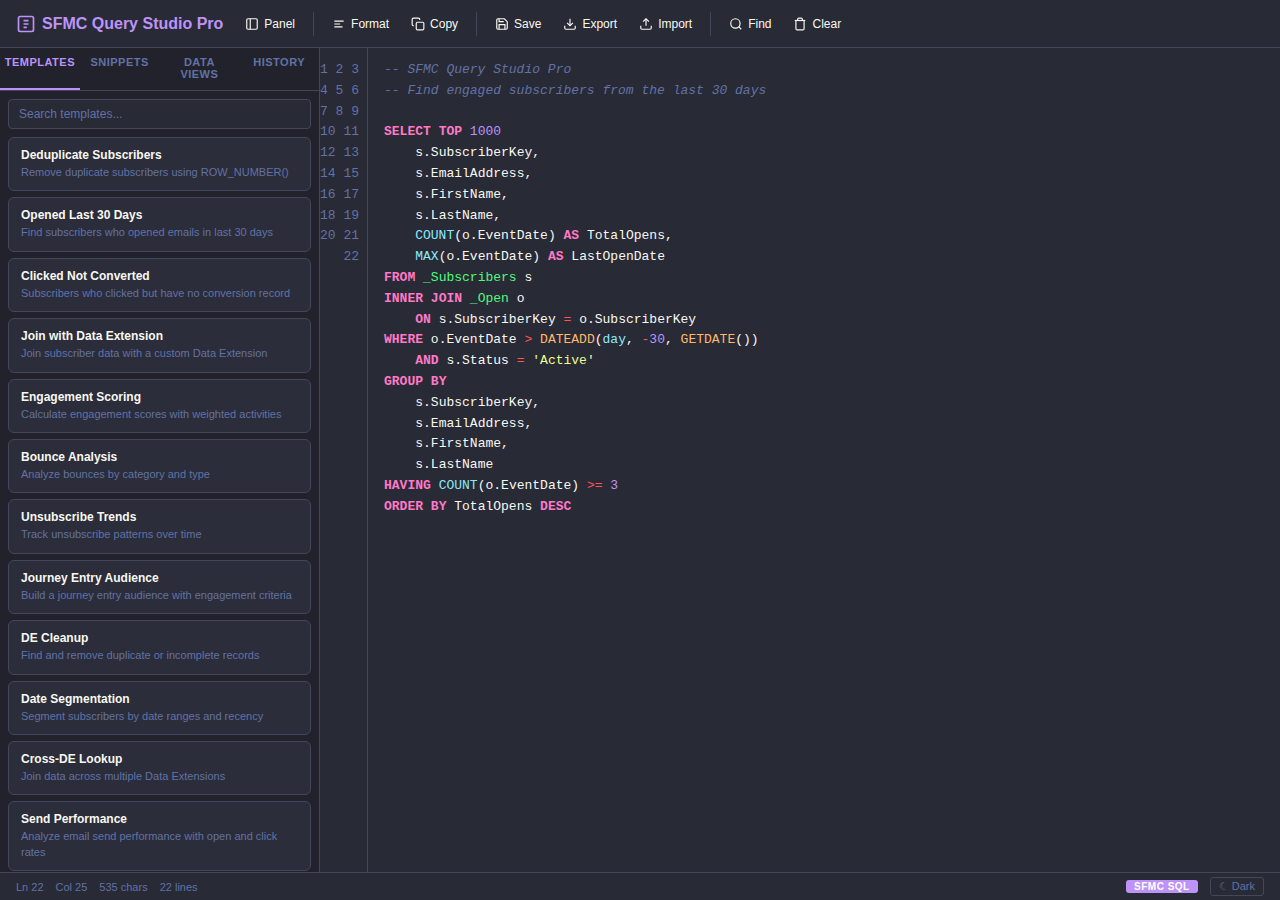
<file: standalone/index.html>
<!DOCTYPE html>
<html lang="en" data-theme="dark">
<head>
<meta charset="UTF-8">
<meta name="viewport" content="width=device-width, initial-scale=1.0">
<title>SFMC Query Studio Pro</title>
<style>
*,*::before,*::after{box-sizing:border-box;margin:0;padding:0}
:root{
--bg:#1E1E2E;--surface:#282A36;--surface2:#313244;--border:#44475A;
--text:#F8F8F2;--text-muted:#6272A4;--accent:#BD93F9;
--kw:#FF79C6;--fn:#8BE9FD;--sfmc-fn:#FFB86C;--dv:#50FA7B;
--str:#F1FA8C;--num:#BD93F9;--cmt:#6272A4;--op:#FF5555;
--bracket:#F8F8F2;--ident:#F8F8F2;--line-num:#6272A4;
--btn-hover:rgba(255,255,255,0.08);--btn-active:rgba(255,255,255,0.12);
--scrollbar:#44475A;--scrollbar-hover:#6272A4;
--caret-color:#F8F8F2;--selection:rgba(189,147,249,0.3);
--panel-bg:#21222C;--card-bg:#2B2D3A;--card-hover:#343648;
--success:#50FA7B;--warning:#FFB86C;--danger:#FF5555;--info:#8BE9FD;
}
[data-theme="light"]{
--bg:#F5F5F5;--surface:#FFFFFF;--surface2:#E8E8E8;--border:#D0D0D0;
--text:#1E1E1E;--text-muted:#6A737D;--accent:#6F42C1;
--kw:#0000FF;--fn:#795E26;--sfmc-fn:#AF00DB;--dv:#267F99;
--str:#A31515;--num:#098658;--cmt:#008000;--op:#000000;
--bracket:#1E1E1E;--ident:#1E1E1E;--line-num:#999999;
--btn-hover:rgba(0,0,0,0.06);--btn-active:rgba(0,0,0,0.1);
--scrollbar:#C0C0C0;--scrollbar-hover:#999;
--caret-color:#1E1E1E;--selection:rgba(0,0,255,0.15);
--panel-bg:#EBEBEB;--card-bg:#FFFFFF;--card-hover:#F0F0F0;
--success:#22863A;--warning:#B08800;--danger:#D73A49;--info:#005CC5;
}
html,body{height:100%;font-family:-apple-system,BlinkMacSystemFont,'Segoe UI',Roboto,sans-serif;background:var(--bg);color:var(--text)}
body{display:flex;flex-direction:column;overflow:hidden}

/* Scrollbar */
::-webkit-scrollbar{width:8px;height:8px}
::-webkit-scrollbar-track{background:transparent}
::-webkit-scrollbar-thumb{background:var(--scrollbar);border-radius:4px}
::-webkit-scrollbar-thumb:hover{background:var(--scrollbar-hover)}

/* Header */
.header{display:flex;align-items:center;padding:8px 16px;background:var(--surface);border-bottom:1px solid var(--border);gap:12px;flex-shrink:0;min-height:48px}
.logo{font-size:16px;font-weight:700;color:var(--accent);white-space:nowrap;display:flex;align-items:center;gap:6px}
.logo svg{width:20px;height:20px}

/* Toolbar */
.toolbar{display:flex;align-items:center;gap:2px;flex-wrap:wrap;flex:1}
.tb-sep{width:1px;height:24px;background:var(--border);margin:0 6px;flex-shrink:0}
.tb-btn{display:inline-flex;align-items:center;gap:5px;padding:5px 10px;border:none;background:transparent;color:var(--text);font-size:12px;border-radius:4px;cursor:pointer;white-space:nowrap;transition:background .15s}
.tb-btn:hover{background:var(--btn-hover)}
.tb-btn:active{background:var(--btn-active)}
.tb-btn svg{width:14px;height:14px;flex-shrink:0}
.tb-btn.active{background:var(--btn-active);color:var(--accent)}

/* Main Layout */
.main{display:flex;flex:1;overflow:hidden}

/* Side Panel */
.side-panel{width:320px;background:var(--panel-bg);border-right:1px solid var(--border);display:flex;flex-direction:column;overflow:hidden;flex-shrink:0;transition:width .2s}
.side-panel.collapsed{width:0;border:none}
.panel-tabs{display:flex;border-bottom:1px solid var(--border);flex-shrink:0}
.panel-tab{flex:1;padding:8px 4px;text-align:center;font-size:11px;font-weight:600;color:var(--text-muted);cursor:pointer;border-bottom:2px solid transparent;transition:all .15s;text-transform:uppercase;letter-spacing:.5px}
.panel-tab:hover{color:var(--text);background:var(--btn-hover)}
.panel-tab.active{color:var(--accent);border-bottom-color:var(--accent)}
.panel-content{flex:1;overflow-y:auto;padding:8px}
.panel-section{display:none}
.panel-section.active{display:block}

/* Search Input */
.panel-search{width:100%;padding:7px 10px;background:var(--surface);border:1px solid var(--border);border-radius:4px;color:var(--text);font-size:12px;margin-bottom:8px;outline:none}
.panel-search:focus{border-color:var(--accent)}
.panel-search::placeholder{color:var(--text-muted)}

/* Template Cards */
.tpl-card{padding:10px 12px;background:var(--card-bg);border:1px solid var(--border);border-radius:6px;margin-bottom:6px;cursor:pointer;transition:all .15s}
.tpl-card:hover{background:var(--card-hover);border-color:var(--accent);transform:translateX(2px)}
.tpl-card h4{font-size:12px;font-weight:600;margin-bottom:3px;color:var(--text)}
.tpl-card p{font-size:11px;color:var(--text-muted);line-height:1.4}

/* Snippets */
.snippet-item{display:flex;align-items:center;padding:8px 10px;background:var(--card-bg);border:1px solid var(--border);border-radius:6px;margin-bottom:6px;cursor:pointer;transition:all .15s;gap:8px}
.snippet-item:hover{background:var(--card-hover);border-color:var(--accent)}
.snippet-item .sn-name{flex:1;font-size:12px;font-weight:500;overflow:hidden;text-overflow:ellipsis;white-space:nowrap}
.snippet-item .sn-date{font-size:10px;color:var(--text-muted);white-space:nowrap}
.snippet-item .sn-del{background:none;border:none;color:var(--danger);cursor:pointer;font-size:14px;padding:2px 4px;border-radius:3px;opacity:.6;transition:opacity .15s}
.snippet-item .sn-del:hover{opacity:1}

/* Data Views Accordion */
.dv-group{margin-bottom:4px}
.dv-header{padding:8px 10px;background:var(--card-bg);border:1px solid var(--border);border-radius:4px;cursor:pointer;font-size:12px;font-weight:600;color:var(--dv);display:flex;align-items:center;justify-content:space-between;transition:all .15s}
.dv-header:hover{background:var(--card-hover)}
.dv-header .arrow{transition:transform .2s;font-size:10px;color:var(--text-muted)}
.dv-group.open .dv-header .arrow{transform:rotate(90deg)}
.dv-fields{display:none;padding:4px 0 4px 12px}
.dv-group.open .dv-fields{display:block}
.dv-field{padding:4px 8px;font-size:11px;cursor:pointer;border-radius:3px;display:flex;align-items:center;gap:6px;transition:background .1s}
.dv-field:hover{background:var(--btn-hover)}
.dv-field .f-name{color:var(--text);font-weight:500}
.dv-field .f-type{color:var(--text-muted);font-size:10px}

/* History */
.hist-item{padding:8px 10px;background:var(--card-bg);border:1px solid var(--border);border-radius:6px;margin-bottom:6px;cursor:pointer;transition:all .15s}
.hist-item:hover{background:var(--card-hover);border-color:var(--accent)}
.hist-item .h-preview{font-size:11px;color:var(--text);font-family:'SF Mono',SFMono-Regular,Consolas,'Liberation Mono',Menlo,monospace;white-space:nowrap;overflow:hidden;text-overflow:ellipsis;margin-bottom:3px}
.hist-item .h-time{font-size:10px;color:var(--text-muted)}

/* Editor Area */
.editor-area{flex:1;display:flex;flex-direction:column;overflow:hidden;min-width:0}

/* Editor Container */
.editor-wrap{flex:1;position:relative;overflow:hidden;background:var(--surface)}
.line-numbers{position:absolute;left:0;top:0;bottom:0;width:48px;background:var(--surface);border-right:1px solid var(--border);padding:12px 8px 12px 0;text-align:right;font-family:'SF Mono',SFMono-Regular,Consolas,'Liberation Mono',Menlo,monospace;font-size:13px;line-height:1.6;color:var(--line-num);overflow:hidden;z-index:2;user-select:none;pointer-events:none}
.editor-scroll{position:absolute;left:48px;top:0;right:0;bottom:0;overflow:auto}
.highlight-layer{position:absolute;top:0;left:0;right:0;padding:12px 16px;font-family:'SF Mono',SFMono-Regular,Consolas,'Liberation Mono',Menlo,monospace;font-size:13px;line-height:1.6;white-space:pre-wrap;word-wrap:break-word;color:var(--text);pointer-events:none;min-height:100%}
.editor-textarea{position:absolute;top:0;left:0;width:100%;height:100%;padding:12px 16px;font-family:'SF Mono',SFMono-Regular,Consolas,'Liberation Mono',Menlo,monospace;font-size:13px;line-height:1.6;color:transparent;caret-color:var(--caret-color);background:transparent;border:none;outline:none;resize:none;white-space:pre-wrap;word-wrap:break-word;overflow:hidden;z-index:1;tab-size:4;-moz-tab-size:4}
.editor-textarea::selection{background:var(--selection)}

/* Syntax Colors */
.syn-keyword{color:var(--kw);font-weight:600}
.syn-function{color:var(--fn)}
.syn-sfmc-function{color:var(--sfmc-fn)}
.syn-dataview{color:var(--dv)}
.syn-string{color:var(--str)}
.syn-number{color:var(--num)}
.syn-comment{color:var(--cmt);font-style:italic}
.syn-operator{color:var(--op)}
.syn-bracket{color:var(--bracket)}
.syn-identifier{color:var(--ident)}

/* Status Bar */
.status-bar{display:flex;align-items:center;justify-content:space-between;padding:4px 16px;background:var(--surface);border-top:1px solid var(--border);font-size:11px;color:var(--text-muted);flex-shrink:0;min-height:28px;gap:12px}
.status-left,.status-right{display:flex;align-items:center;gap:12px}
.status-badge{padding:1px 8px;background:var(--accent);color:#fff;border-radius:3px;font-size:10px;font-weight:600;letter-spacing:.5px}
.theme-toggle{background:none;border:1px solid var(--border);color:var(--text-muted);cursor:pointer;padding:2px 8px;border-radius:3px;font-size:11px;transition:all .15s}
.theme-toggle:hover{color:var(--text);border-color:var(--text-muted)}

/* Find & Replace */
.find-bar{display:none;padding:6px 12px;background:var(--surface2);border-bottom:1px solid var(--border);gap:8px;align-items:center;flex-shrink:0}
.find-bar.visible{display:flex}
.find-bar input{padding:4px 8px;background:var(--surface);border:1px solid var(--border);border-radius:3px;color:var(--text);font-size:12px;outline:none;width:200px}
.find-bar input:focus{border-color:var(--accent)}
.find-bar button{padding:4px 10px;background:var(--btn-hover);border:1px solid var(--border);border-radius:3px;color:var(--text);font-size:11px;cursor:pointer}
.find-bar button:hover{background:var(--btn-active)}
.find-bar .find-close{background:none;border:none;color:var(--text-muted);font-size:16px;cursor:pointer;padding:0 4px}
.find-bar .find-count{font-size:11px;color:var(--text-muted);min-width:60px}

/* Save Dialog */
.modal-overlay{display:none;position:fixed;inset:0;background:rgba(0,0,0,.5);z-index:100;align-items:center;justify-content:center}
.modal-overlay.visible{display:flex}
.modal{background:var(--surface);border:1px solid var(--border);border-radius:8px;padding:20px;width:360px;max-width:90vw}
.modal h3{margin-bottom:12px;font-size:14px}
.modal input{width:100%;padding:8px 10px;background:var(--bg);border:1px solid var(--border);border-radius:4px;color:var(--text);font-size:13px;outline:none;margin-bottom:12px}
.modal input:focus{border-color:var(--accent)}
.modal-btns{display:flex;gap:8px;justify-content:flex-end}
.modal-btns button{padding:6px 16px;border-radius:4px;border:1px solid var(--border);cursor:pointer;font-size:12px}
.modal-btns .btn-primary{background:var(--accent);color:#fff;border-color:var(--accent)}
.modal-btns .btn-cancel{background:transparent;color:var(--text)}

/* Toast */
.toast{position:fixed;bottom:48px;right:16px;padding:10px 16px;background:var(--surface2);border:1px solid var(--border);border-radius:6px;font-size:12px;color:var(--text);z-index:200;opacity:0;transform:translateY(10px);transition:all .3s;pointer-events:none}
.toast.visible{opacity:1;transform:translateY(0)}
.toast.success{border-color:var(--success);color:var(--success)}
.toast.error{border-color:var(--danger);color:var(--danger)}

/* Responsive */
@media(max-width:768px){
.side-panel{position:absolute;z-index:50;height:100%;width:280px !important;left:0;top:0}
.side-panel.collapsed{width:0 !important}
.tb-btn span{display:none}
.header{padding:8px}
}
</style>
</head>
<body>

<!-- Header & Toolbar -->
<div class="header">
  <div class="logo">
    <svg viewBox="0 0 24 24" fill="none" stroke="currentColor" stroke-width="2"><rect x="3" y="3" width="18" height="18" rx="2"/><path d="M9 8h6M9 12h6M9 16h4"/></svg>
    SFMC Query Studio Pro
  </div>
  <div class="toolbar">
    <button class="tb-btn" onclick="togglePanel()" title="Toggle Panel (Ctrl+B)">
      <svg viewBox="0 0 24 24" fill="none" stroke="currentColor" stroke-width="2"><rect x="3" y="3" width="18" height="18" rx="2"/><line x1="9" y1="3" x2="9" y2="21"/></svg>
      <span>Panel</span>
    </button>
    <div class="tb-sep"></div>
    <button class="tb-btn" onclick="formatSQL()" title="Format SQL (Ctrl+Shift+F)">
      <svg viewBox="0 0 24 24" fill="none" stroke="currentColor" stroke-width="2"><path d="M4 7h16M4 12h10M4 17h14"/></svg>
      <span>Format</span>
    </button>
    <button class="tb-btn" onclick="copyToClipboard()" title="Copy (Ctrl+C)">
      <svg viewBox="0 0 24 24" fill="none" stroke="currentColor" stroke-width="2"><rect x="9" y="9" width="13" height="13" rx="2"/><path d="M5 15H4a2 2 0 01-2-2V4a2 2 0 012-2h9a2 2 0 012 2v1"/></svg>
      <span>Copy</span>
    </button>
    <div class="tb-sep"></div>
    <button class="tb-btn" onclick="showSaveDialog()" title="Save Snippet (Ctrl+S)">
      <svg viewBox="0 0 24 24" fill="none" stroke="currentColor" stroke-width="2"><path d="M19 21H5a2 2 0 01-2-2V5a2 2 0 012-2h11l5 5v11a2 2 0 01-2 2z"/><polyline points="17,21 17,13 7,13 7,21"/><polyline points="7,3 7,8 15,8"/></svg>
      <span>Save</span>
    </button>
    <button class="tb-btn" onclick="exportSQL()" title="Export .sql">
      <svg viewBox="0 0 24 24" fill="none" stroke="currentColor" stroke-width="2"><path d="M21 15v4a2 2 0 01-2 2H5a2 2 0 01-2-2v-4"/><polyline points="7,10 12,15 17,10"/><line x1="12" y1="15" x2="12" y2="3"/></svg>
      <span>Export</span>
    </button>
    <button class="tb-btn" onclick="importSQL()" title="Import .sql">
      <svg viewBox="0 0 24 24" fill="none" stroke="currentColor" stroke-width="2"><path d="M21 15v4a2 2 0 01-2 2H5a2 2 0 01-2-2v-4"/><polyline points="17,8 12,3 7,8"/><line x1="12" y1="3" x2="12" y2="15"/></svg>
      <span>Import</span>
    </button>
    <div class="tb-sep"></div>
    <button class="tb-btn" onclick="toggleFind()" title="Find & Replace (Ctrl+F)">
      <svg viewBox="0 0 24 24" fill="none" stroke="currentColor" stroke-width="2"><circle cx="11" cy="11" r="8"/><line x1="21" y1="21" x2="16.65" y2="16.65"/></svg>
      <span>Find</span>
    </button>
    <button class="tb-btn" onclick="clearEditor()" title="Clear">
      <svg viewBox="0 0 24 24" fill="none" stroke="currentColor" stroke-width="2"><polyline points="3,6 5,6 21,6"/><path d="M19 6v14a2 2 0 01-2 2H7a2 2 0 01-2-2V6m3 0V4a2 2 0 012-2h4a2 2 0 012 2v2"/></svg>
      <span>Clear</span>
    </button>
  </div>
</div>

<!-- Find & Replace Bar -->
<div class="find-bar" id="findBar">
  <input type="text" id="findInput" placeholder="Find..." oninput="doFind()">
  <input type="text" id="replaceInput" placeholder="Replace...">
  <button onclick="doReplace()">Replace</button>
  <button onclick="doReplaceAll()">All</button>
  <span class="find-count" id="findCount"></span>
  <button class="find-close" onclick="toggleFind()">&times;</button>
</div>

<!-- Main Content -->
<div class="main">
  <!-- Side Panel -->
  <div class="side-panel" id="sidePanel">
    <div class="panel-tabs">
      <div class="panel-tab active" onclick="switchPanelTab('templates')">Templates</div>
      <div class="panel-tab" onclick="switchPanelTab('snippets')">Snippets</div>
      <div class="panel-tab" onclick="switchPanelTab('dataviews')">Data Views</div>
      <div class="panel-tab" onclick="switchPanelTab('history')">History</div>
    </div>
    <div class="panel-content">
      <div class="panel-section active" id="sec-templates">
        <input class="panel-search" id="tplSearch" placeholder="Search templates..." oninput="filterTemplates()">
        <div id="tplList"></div>
      </div>
      <div class="panel-section" id="sec-snippets">
        <div id="snippetList"></div>
      </div>
      <div class="panel-section" id="sec-dataviews">
        <input class="panel-search" id="dvSearch" placeholder="Search data views..." oninput="filterDataViews()">
        <div id="dvList"></div>
      </div>
      <div class="panel-section" id="sec-history">
        <div id="histList"></div>
      </div>
    </div>
  </div>

  <!-- Editor -->
  <div class="editor-area">
    <div class="editor-wrap">
      <div class="line-numbers" id="lineNumbers"></div>
      <div class="editor-scroll" id="editorScroll">
        <div class="highlight-layer" id="highlightLayer"></div>
        <textarea class="editor-textarea" id="editor" spellcheck="false" autocomplete="off" autocorrect="off" autocapitalize="off"></textarea>
      </div>
    </div>
  </div>
</div>

<!-- Status Bar -->
<div class="status-bar">
  <div class="status-left">
    <span id="statusLines">Ln 1</span>
    <span id="statusCol">Col 1</span>
    <span id="statusChars">0 chars</span>
    <span id="statusLineCount">1 line</span>
  </div>
  <div class="status-right">
    <span class="status-badge">SFMC SQL</span>
    <button class="theme-toggle" onclick="toggleTheme()" id="themeBtn">&#9790; Dark</button>
  </div>
</div>

<!-- Save Modal -->
<div class="modal-overlay" id="saveModal">
  <div class="modal">
    <h3>Save Snippet</h3>
    <input type="text" id="snippetName" placeholder="Snippet name..." autofocus>
    <div class="modal-btns">
      <button class="btn-cancel" onclick="closeSaveDialog()">Cancel</button>
      <button class="btn-primary" onclick="saveSnippet()">Save</button>
    </div>
  </div>
</div>

<!-- Toast -->
<div class="toast" id="toast"></div>

<!-- Hidden file input -->
<input type="file" id="fileInput" accept=".sql,.txt" style="display:none" onchange="handleImport(event)">

<script>
// ============================================================
// DATA: SQL Keywords, Functions, SFMC specifics
// ============================================================
const SQL_KEYWORDS = [
  'SELECT','FROM','WHERE','AND','OR','NOT','IN','EXISTS','BETWEEN','LIKE',
  'IS','NULL','AS','ON','JOIN','INNER','LEFT','RIGHT','OUTER','FULL','CROSS',
  'GROUP','BY','ORDER','HAVING','UNION','ALL','DISTINCT','TOP','INSERT','INTO',
  'UPDATE','SET','DELETE','CREATE','TABLE','ALTER','DROP','INDEX','VALUES',
  'CASE','WHEN','THEN','ELSE','END','ASC','DESC','LIMIT','OFFSET','WITH',
  'OVER','PARTITION','ROW_NUMBER','RANK','DENSE_RANK','ROWS','RANGE',
  'PRECEDING','FOLLOWING','UNBOUNDED','CURRENT','ROW','PERCENT','EXCEPT',
  'INTERSECT','DECLARE','BEGIN','RETURN','EXEC','EXECUTE','IF','WHILE',
  'BREAK','CONTINUE','GOTO','PRINT','RAISERROR','TRY','CATCH','THROW',
  'MERGE','USING','MATCHED','OUTPUT','INSERTED','DELETED','PIVOT','UNPIVOT',
  'FETCH','NEXT','FIRST','LAST','ABSOLUTE','RELATIVE','OPEN','CLOSE',
  'DEALLOCATE','CURSOR','FOR','READONLY','IDENTITY','CONSTRAINT','PRIMARY',
  'KEY','FOREIGN','REFERENCES','CHECK','DEFAULT','UNIQUE','CLUSTERED',
  'NONCLUSTERED','NOLOCK','HOLDLOCK','ROWLOCK','TABLOCK','VARCHAR','NVARCHAR',
  'INT','BIGINT','SMALLINT','TINYINT','BIT','DECIMAL','NUMERIC','FLOAT',
  'REAL','DATETIME','DATE','TIME','CHAR','NCHAR','TEXT','NTEXT','IMAGE',
  'MONEY','SMALLMONEY','XML','VARBINARY','BINARY','TIMESTAMP','UNIQUEIDENTIFIER'
];

const SQL_FUNCTIONS = [
  'COUNT','SUM','AVG','MIN','MAX','COALESCE','ISNULL','NULLIF','IIF',
  'LEN','TRIM','LTRIM','RTRIM','UPPER','LOWER','SUBSTRING','REPLACE',
  'CHARINDEX','PATINDEX','STUFF','REVERSE','LEFT','RIGHT','REPLICATE',
  'SPACE','STR','FORMAT','CONCAT','CONCAT_WS','STRING_AGG',
  'CAST','CONVERT','TRY_CAST','TRY_CONVERT',
  'ABS','CEILING','FLOOR','ROUND','POWER','SQRT','SIGN','LOG','LOG10','EXP',
  'RAND','NEWID','CHECKSUM','HASHBYTES',
  'YEAR','MONTH','DAY','HOUR','MINUTE','SECOND',
  'DATEDIFF','DATEPART','DATENAME','EOMONTH','DATEFROMPARTS','ISDATE',
  'SWITCHOFFSET','TODATETIMEOFFSET','SYSDATETIME','SYSUTCDATETIME',
  'ROW_NUMBER','RANK','DENSE_RANK','NTILE','LAG','LEAD',
  'FIRST_VALUE','LAST_VALUE','PERCENT_RANK','CUME_DIST',
  'OBJECT_ID','OBJECT_NAME','SCOPE_IDENTITY','IDENT_CURRENT',
  'ERROR_MESSAGE','ERROR_NUMBER','ERROR_SEVERITY','ERROR_STATE',
  'QUOTENAME','PARSENAME','SCHEMA_NAME','DB_NAME'
];

const SFMC_FUNCTIONS = [
  'DATEADD','GETDATE','GETUTCDATE','SYSDATETIMEOFFSET',
  'HASHBYTES','NEWID','CONVERT','CAST',
  'FORMAT','IIF','CHOOSE','COALESCE','ISNULL'
];

const SFMC_DATA_VIEWS = [
  '_SUBSCRIBERS','_LISTSUBSCRIBERS','_ENTERPRISEATTRIBUTE',
  '_SENT','_OPEN','_CLICK','_BOUNCE','_UNSUBSCRIBE','_COMPLAINT',
  '_JOB','_JOURNEY','_JOURNEYACTIVITY','_SMSMESSAGETRACKING',
  '_SOCIALNETWORKTRACKING','_SOCIALNETWORKIMPRESSIONS',
  '_BUSINESSUNITUNSUBSCRIBES','_FTAF','_SURVEYRESPONSE',
  '_AUTOMATIONACTIVITYINSTANCE','_AUTOMATIONINSTANCE',
  '_PUSHADDRESS','_PUSHTAG','_MOBILEADDRESS','_MOBILESUBSCRIPTION',
  '_SMSMTLOG','_IMPORT','_IMPORTSUBSCRIBERSRESULTS'
];

// ============================================================
// TOKENIZER-BASED SYNTAX HIGHLIGHTER
// ============================================================
function tokenizeSQL(text) {
  const tokens = [];
  let i = 0;
  while (i < text.length) {
    // Single-line comment
    if (text[i] === '-' && text[i+1] === '-') {
      let end = text.indexOf('\n', i);
      if (end === -1) end = text.length;
      tokens.push({ type: 'comment', value: text.substring(i, end) });
      i = end;
      continue;
    }
    // Multi-line comment
    if (text[i] === '/' && text[i+1] === '*') {
      let end = text.indexOf('*/', i + 2);
      if (end === -1) end = text.length; else end += 2;
      tokens.push({ type: 'comment', value: text.substring(i, end) });
      i = end;
      continue;
    }
    // String literal
    if (text[i] === "'") {
      let end = i + 1;
      while (end < text.length) {
        if (text[end] === "'" && text[end+1] === "'") { end += 2; continue; }
        if (text[end] === "'") { end++; break; }
        end++;
      }
      tokens.push({ type: 'string', value: text.substring(i, end) });
      i = end;
      continue;
    }
    // Number
    if (/\d/.test(text[i])) {
      let end = i;
      while (end < text.length && /[\d.]/.test(text[end])) end++;
      tokens.push({ type: 'number', value: text.substring(i, end) });
      i = end;
      continue;
    }
    // Word (keyword / function / identifier)
    if (/[a-zA-Z_]/.test(text[i])) {
      let end = i;
      while (end < text.length && /[a-zA-Z0-9_]/.test(text[end])) end++;
      const word = text.substring(i, end);
      const upper = word.toUpperCase();
      if (SQL_KEYWORDS.includes(upper)) {
        tokens.push({ type: 'keyword', value: word });
      } else if (SFMC_FUNCTIONS.includes(upper)) {
        tokens.push({ type: 'sfmc-function', value: word });
      } else if (SQL_FUNCTIONS.includes(upper)) {
        tokens.push({ type: 'function', value: word });
      } else if (upper.startsWith('_') || SFMC_DATA_VIEWS.includes(upper)) {
        tokens.push({ type: 'dataview', value: word });
      } else {
        tokens.push({ type: 'identifier', value: word });
      }
      i = end;
      continue;
    }
    // Operators
    if (/[=<>!+\-*/%&|^~]/.test(text[i])) {
      tokens.push({ type: 'operator', value: text[i] });
      i++;
      continue;
    }
    // Brackets
    if (/[()[\]]/.test(text[i])) {
      tokens.push({ type: 'bracket', value: text[i] });
      i++;
      continue;
    }
    // Everything else
    tokens.push({ type: 'plain', value: text[i] });
    i++;
  }
  return tokens;
}

function escapeHTML(s) {
  return s.replace(/&/g, '&amp;').replace(/</g, '&lt;').replace(/>/g, '&gt;');
}

function highlightSQL(text) {
  const tokens = tokenizeSQL(text);
  return tokens.map(t => {
    const escaped = escapeHTML(t.value);
    if (t.type === 'plain') return escaped;
    return '<span class="syn-' + t.type + '">' + escaped + '</span>';
  }).join('');
}

// ============================================================
// EDITOR CORE
// ============================================================
const editor = document.getElementById('editor');
const highlightLayer = document.getElementById('highlightLayer');
const lineNumbers = document.getElementById('lineNumbers');
const editorScroll = document.getElementById('editorScroll');

function updateEditor() {
  const text = editor.value;
  // Highlight - add trailing newline so highlight layer matches textarea height
  highlightLayer.innerHTML = highlightSQL(text) + '\n';
  // Line numbers
  const lines = text.split('\n');
  const nums = [];
  for (let i = 1; i <= lines.length; i++) nums.push(i);
  lineNumbers.textContent = nums.join('\n');
  // Resize textarea to match content
  editor.style.height = highlightLayer.scrollHeight + 'px';
  // Status
  updateStatus();
}

function updateStatus() {
  const text = editor.value;
  const lines = text.split('\n');
  const pos = editor.selectionStart;
  let ln = 1, col = 1;
  let count = 0;
  for (let i = 0; i < lines.length; i++) {
    if (count + lines[i].length >= pos) {
      ln = i + 1;
      col = pos - count + 1;
      break;
    }
    count += lines[i].length + 1;
  }
  document.getElementById('statusLines').textContent = 'Ln ' + ln;
  document.getElementById('statusCol').textContent = 'Col ' + col;
  document.getElementById('statusChars').textContent = text.length + ' chars';
  document.getElementById('statusLineCount').textContent = lines.length + (lines.length === 1 ? ' line' : ' lines');
}

// Sync scroll
editorScroll.addEventListener('scroll', function() {
  lineNumbers.style.transform = 'translateY(-' + editorScroll.scrollTop + 'px)';
});

editor.addEventListener('input', updateEditor);
editor.addEventListener('click', updateStatus);
editor.addEventListener('keyup', updateStatus);
editor.addEventListener('scroll', function() {
  editorScroll.scrollTop = editor.scrollTop;
  editorScroll.scrollLeft = editor.scrollLeft;
});

// Tab key inserts spaces
editor.addEventListener('keydown', function(e) {
  if (e.key === 'Tab') {
    e.preventDefault();
    const start = this.selectionStart;
    const end = this.selectionEnd;
    this.value = this.value.substring(0, start) + '    ' + this.value.substring(end);
    this.selectionStart = this.selectionEnd = start + 4;
    updateEditor();
  }
});

// Keyboard shortcuts
document.addEventListener('keydown', function(e) {
  if ((e.ctrlKey || e.metaKey) && e.shiftKey && e.key.toLowerCase() === 'f') {
    e.preventDefault(); formatSQL();
  } else if ((e.ctrlKey || e.metaKey) && !e.shiftKey && e.key.toLowerCase() === 's') {
    e.preventDefault(); showSaveDialog();
  } else if ((e.ctrlKey || e.metaKey) && !e.shiftKey && e.key.toLowerCase() === 'f') {
    e.preventDefault(); toggleFind();
  } else if ((e.ctrlKey || e.metaKey) && e.key.toLowerCase() === 'b') {
    e.preventDefault(); togglePanel();
  }
});

// Auto-save to history on blur
editor.addEventListener('blur', function() {
  const text = editor.value.trim();
  if (text.length > 10) addToHistory(text);
});

// ============================================================
// SQL FORMATTER
// ============================================================
function formatSQL() {
  let sql = editor.value.trim();
  if (!sql) return;

  // Simple SQL formatter
  const majorKeywords = ['SELECT','FROM','WHERE','INNER JOIN','LEFT JOIN','RIGHT JOIN','FULL JOIN','CROSS JOIN','JOIN','ON','GROUP BY','ORDER BY','HAVING','UNION ALL','UNION','EXCEPT','INTERSECT','INSERT INTO','UPDATE','SET','DELETE FROM','VALUES','CASE','WHEN','THEN','ELSE','END','AND','OR','LIMIT','OFFSET','WITH'];

  // Normalize whitespace
  sql = sql.replace(/\s+/g, ' ');

  // Add newlines before major keywords
  majorKeywords.forEach(kw => {
    const regex = new RegExp('\\b(' + kw.replace(/ /g, '\\s+') + ')\\b', 'gi');
    sql = sql.replace(regex, '\n$1');
  });

  // Indent after SELECT, add newline+indent for columns
  const lines = sql.split('\n').map(l => l.trim()).filter(l => l);
  const formatted = [];
  let indent = 0;

  for (let line of lines) {
    const upper = line.toUpperCase();
    if (upper.startsWith('SELECT')) {
      formatted.push('    '.repeat(indent) + line);
    } else if (upper.startsWith('FROM') || upper.startsWith('WHERE') || upper.startsWith('GROUP BY') || upper.startsWith('ORDER BY') || upper.startsWith('HAVING')) {
      formatted.push('    '.repeat(indent) + line);
    } else if (upper.startsWith('INNER JOIN') || upper.startsWith('LEFT JOIN') || upper.startsWith('RIGHT JOIN') || upper.startsWith('FULL JOIN') || upper.startsWith('CROSS JOIN') || upper.startsWith('JOIN')) {
      formatted.push('    '.repeat(indent) + line);
    } else if (upper.startsWith('ON')) {
      formatted.push('    '.repeat(indent) + '    ' + line);
    } else if (upper.startsWith('AND') || upper.startsWith('OR')) {
      formatted.push('    '.repeat(indent) + '    ' + line);
    } else if (upper.startsWith('WHEN') || upper.startsWith('THEN') || upper.startsWith('ELSE')) {
      formatted.push('    '.repeat(indent) + '    ' + line);
    } else {
      formatted.push('    '.repeat(indent) + line);
    }
  }

  editor.value = formatted.join('\n');
  updateEditor();
  showToast('SQL formatted', 'success');
}

// ============================================================
// TEMPLATES
// ============================================================
const TEMPLATES = [
  {
    name: 'Deduplicate Subscribers',
    desc: 'Remove duplicate subscribers using ROW_NUMBER()',
    sql: `-- Deduplicate Subscribers by EmailAddress
-- Keeps the most recently added record per email

SELECT
    SubscriberKey,
    EmailAddress,
    FirstName,
    LastName,
    Status,
    DateJoined
FROM (
    SELECT
        s.SubscriberKey,
        s.EmailAddress,
        e.FirstName,
        e.LastName,
        s.Status,
        s.DateJoined,
        ROW_NUMBER() OVER (
            PARTITION BY s.EmailAddress
            ORDER BY s.DateJoined DESC
        ) AS RowNum
    FROM _Subscribers s
    LEFT JOIN _EnterpriseAttribute e
        ON s.SubscriberKey = e.SubscriberKey
    WHERE s.Status = 'Active'
) ranked
WHERE RowNum = 1`
  },
  {
    name: 'Opened Last 30 Days',
    desc: 'Find subscribers who opened emails in last 30 days',
    sql: `-- Subscribers who opened emails in the last 30 days
-- Includes open count and last open date

SELECT TOP 1000
    s.SubscriberKey,
    s.EmailAddress,
    COUNT(o.EventDate) AS TotalOpens,
    MAX(o.EventDate) AS LastOpenDate
FROM _Subscribers s
INNER JOIN _Open o
    ON s.SubscriberKey = o.SubscriberKey
WHERE o.EventDate > DATEADD(day, -30, GETDATE())
    AND s.Status = 'Active'
    AND o.IsUnique = 1
GROUP BY
    s.SubscriberKey,
    s.EmailAddress
HAVING COUNT(o.EventDate) >= 1
ORDER BY TotalOpens DESC`
  },
  {
    name: 'Clicked Not Converted',
    desc: 'Subscribers who clicked but have no conversion record',
    sql: `-- Clicked but not converted
-- Find subscribers who clicked links but aren't in conversion DE

SELECT DISTINCT
    c.SubscriberKey,
    s.EmailAddress,
    c.EventDate AS ClickDate,
    c.URL
FROM _Click c
INNER JOIN _Subscribers s
    ON c.SubscriberKey = s.SubscriberKey
LEFT JOIN [Conversions_DE] conv
    ON c.SubscriberKey = conv.SubscriberKey
WHERE c.EventDate > DATEADD(day, -14, GETDATE())
    AND conv.SubscriberKey IS NULL
    AND s.Status = 'Active'
ORDER BY c.EventDate DESC`
  },
  {
    name: 'Join with Data Extension',
    desc: 'Join subscriber data with a custom Data Extension',
    sql: `-- Join subscribers with custom Data Extension
-- Replace [Your_DataExtension] with actual DE name

SELECT
    s.SubscriberKey,
    s.EmailAddress,
    de.CustomField1,
    de.CustomField2,
    de.PurchaseDate,
    de.TotalAmount
FROM _Subscribers s
INNER JOIN [Your_DataExtension] de
    ON s.SubscriberKey = de.SubscriberKey
WHERE s.Status = 'Active'
    AND de.PurchaseDate > DATEADD(month, -3, GETDATE())
ORDER BY de.TotalAmount DESC`
  },
  {
    name: 'Engagement Scoring',
    desc: 'Calculate engagement scores with weighted activities',
    sql: `-- Engagement Scoring Model
-- Weighted scoring: Opens=1pt, Clicks=3pts, Recent=2x multiplier

SELECT
    s.SubscriberKey,
    s.EmailAddress,
    ISNULL(opens.OpenCount, 0) AS OpenCount,
    ISNULL(clicks.ClickCount, 0) AS ClickCount,
    CASE
        WHEN ISNULL(clicks.ClickCount, 0) >= 5
            AND ISNULL(opens.OpenCount, 0) >= 10
            THEN 'Highly Engaged'
        WHEN ISNULL(clicks.ClickCount, 0) >= 2
            OR ISNULL(opens.OpenCount, 0) >= 5
            THEN 'Engaged'
        WHEN ISNULL(opens.OpenCount, 0) >= 1
            THEN 'Somewhat Engaged'
        ELSE 'Disengaged'
    END AS EngagementTier,
    (ISNULL(opens.OpenCount, 0) * 1)
    + (ISNULL(clicks.ClickCount, 0) * 3)
    AS EngagementScore
FROM _Subscribers s
LEFT JOIN (
    SELECT SubscriberKey, COUNT(*) AS OpenCount
    FROM _Open
    WHERE EventDate > DATEADD(day, -90, GETDATE())
        AND IsUnique = 1
    GROUP BY SubscriberKey
) opens ON s.SubscriberKey = opens.SubscriberKey
LEFT JOIN (
    SELECT SubscriberKey, COUNT(*) AS ClickCount
    FROM _Click
    WHERE EventDate > DATEADD(day, -90, GETDATE())
        AND IsUnique = 1
    GROUP BY SubscriberKey
) clicks ON s.SubscriberKey = clicks.SubscriberKey
WHERE s.Status = 'Active'
ORDER BY EngagementScore DESC`
  },
  {
    name: 'Bounce Analysis',
    desc: 'Analyze bounces by category and type',
    sql: `-- Bounce Analysis by Category
-- Identify problematic email addresses

SELECT
    b.BounceCategory,
    b.BounceSubcategory,
    b.SMTPBounceReason,
    COUNT(*) AS BounceCount,
    COUNT(DISTINCT b.SubscriberKey) AS UniqueSubscribers
FROM _Bounce b
INNER JOIN _Subscribers s
    ON b.SubscriberKey = s.SubscriberKey
WHERE b.EventDate > DATEADD(day, -30, GETDATE())
GROUP BY
    b.BounceCategory,
    b.BounceSubcategory,
    b.SMTPBounceReason
ORDER BY BounceCount DESC`
  },
  {
    name: 'Unsubscribe Trends',
    desc: 'Track unsubscribe patterns over time',
    sql: `-- Unsubscribe Trends by Week
-- Monitor unsubscribe velocity

SELECT
    DATEPART(year, u.EventDate) AS UnsubYear,
    DATEPART(week, u.EventDate) AS UnsubWeek,
    DATEADD(day,
        -(DATEPART(weekday, u.EventDate) - 1),
        CAST(u.EventDate AS DATE)
    ) AS WeekStarting,
    COUNT(*) AS UnsubCount,
    COUNT(DISTINCT u.SubscriberKey) AS UniqueUnsubs
FROM _Unsubscribe u
WHERE u.EventDate > DATEADD(month, -6, GETDATE())
GROUP BY
    DATEPART(year, u.EventDate),
    DATEPART(week, u.EventDate),
    DATEADD(day,
        -(DATEPART(weekday, u.EventDate) - 1),
        CAST(u.EventDate AS DATE)
    )
ORDER BY UnsubYear DESC, UnsubWeek DESC`
  },
  {
    name: 'Journey Entry Audience',
    desc: 'Build a journey entry audience with engagement criteria',
    sql: `-- Journey Entry Audience Builder
-- Engaged subscribers who haven't been contacted recently

SELECT
    s.SubscriberKey,
    s.EmailAddress
FROM _Subscribers s
INNER JOIN (
    SELECT SubscriberKey
    FROM _Open
    WHERE EventDate > DATEADD(day, -60, GETDATE())
        AND IsUnique = 1
    GROUP BY SubscriberKey
    HAVING COUNT(*) >= 2
) engaged ON s.SubscriberKey = engaged.SubscriberKey
WHERE s.Status = 'Active'
    AND s.SubscriberKey NOT IN (
        SELECT DISTINCT SubscriberKey
        FROM _Sent
        WHERE EventDate > DATEADD(day, -7, GETDATE())
    )
    AND s.SubscriberKey NOT IN (
        SELECT DISTINCT SubscriberKey
        FROM _Bounce
        WHERE EventDate > DATEADD(day, -30, GETDATE())
            AND BounceCategory = 'Hard bounce'
    )`
  },
  {
    name: 'DE Cleanup',
    desc: 'Find and remove duplicate or incomplete records',
    sql: `-- Data Extension Cleanup
-- Find duplicates and records with missing required fields

-- Step 1: Find duplicates
SELECT
    SubscriberKey,
    EmailAddress,
    COUNT(*) AS DuplicateCount
FROM [Your_DataExtension]
GROUP BY SubscriberKey, EmailAddress
HAVING COUNT(*) > 1

/* Step 2: Find records with NULL required fields
SELECT
    SubscriberKey,
    EmailAddress,
    FirstName,
    LastName
FROM [Your_DataExtension]
WHERE EmailAddress IS NULL
    OR LEN(RTRIM(EmailAddress)) = 0
    OR SubscriberKey IS NULL
    OR LEN(RTRIM(SubscriberKey)) = 0
ORDER BY SubscriberKey
*/`
  },
  {
    name: 'Date Segmentation',
    desc: 'Segment subscribers by date ranges and recency',
    sql: `-- Date-Based Segmentation
-- Categorize subscribers by their last activity

SELECT
    s.SubscriberKey,
    s.EmailAddress,
    MAX(o.EventDate) AS LastActivity,
    CASE
        WHEN MAX(o.EventDate) > DATEADD(day, -7, GETDATE())
            THEN '1 - Active (Last 7 days)'
        WHEN MAX(o.EventDate) > DATEADD(day, -30, GETDATE())
            THEN '2 - Recent (8-30 days)'
        WHEN MAX(o.EventDate) > DATEADD(day, -90, GETDATE())
            THEN '3 - Lapsing (31-90 days)'
        WHEN MAX(o.EventDate) > DATEADD(day, -180, GETDATE())
            THEN '4 - At Risk (91-180 days)'
        ELSE '5 - Inactive (180+ days)'
    END AS ActivitySegment,
    DATEDIFF(day, MAX(o.EventDate), GETDATE()) AS DaysSinceActivity
FROM _Subscribers s
LEFT JOIN _Open o
    ON s.SubscriberKey = o.SubscriberKey
WHERE s.Status = 'Active'
GROUP BY s.SubscriberKey, s.EmailAddress
ORDER BY LastActivity DESC`
  },
  {
    name: 'Cross-DE Lookup',
    desc: 'Join data across multiple Data Extensions',
    sql: `-- Cross-DE Lookup
-- Combine data from multiple Data Extensions

SELECT
    c.SubscriberKey,
    c.EmailAddress,
    c.FirstName,
    c.LastName,
    p.ProductName,
    p.PurchaseDate,
    p.Amount,
    pref.PreferredChannel,
    pref.OptInDate
FROM [Contacts_DE] c
INNER JOIN [Purchases_DE] p
    ON c.SubscriberKey = p.SubscriberKey
LEFT JOIN [Preferences_DE] pref
    ON c.SubscriberKey = pref.SubscriberKey
WHERE p.PurchaseDate > DATEADD(month, -6, GETDATE())
    AND p.Amount > 0
ORDER BY p.PurchaseDate DESC, p.Amount DESC`
  },
  {
    name: 'Send Performance',
    desc: 'Analyze email send performance with open and click rates',
    sql: `-- Send Performance Report
-- Calculate open and click rates per job/send

SELECT
    j.JobID,
    j.EmailName,
    j.DeliveredTime,
    COUNT(DISTINCT st.SubscriberKey) AS TotalSent,
    COUNT(DISTINCT o.SubscriberKey) AS UniqueOpens,
    COUNT(DISTINCT c.SubscriberKey) AS UniqueClicks,
    COUNT(DISTINCT b.SubscriberKey) AS Bounces,
    CAST(
        ROUND(
            COUNT(DISTINCT o.SubscriberKey) * 100.0
            / NULLIF(COUNT(DISTINCT st.SubscriberKey), 0),
        2) AS DECIMAL(5,2)
    ) AS OpenRate,
    CAST(
        ROUND(
            COUNT(DISTINCT c.SubscriberKey) * 100.0
            / NULLIF(COUNT(DISTINCT st.SubscriberKey), 0),
        2) AS DECIMAL(5,2)
    ) AS ClickRate
FROM _Job j
INNER JOIN _Sent st ON j.JobID = st.JobID
LEFT JOIN _Open o ON st.JobID = o.JobID
    AND st.SubscriberKey = o.SubscriberKey
    AND o.IsUnique = 1
LEFT JOIN _Click c ON st.JobID = c.JobID
    AND st.SubscriberKey = c.SubscriberKey
    AND c.IsUnique = 1
LEFT JOIN _Bounce b ON st.JobID = b.JobID
    AND st.SubscriberKey = b.SubscriberKey
WHERE j.DeliveredTime > DATEADD(day, -30, GETDATE())
GROUP BY j.JobID, j.EmailName, j.DeliveredTime
ORDER BY j.DeliveredTime DESC`
  },
  {
    name: 'A/B Test Comparison',
    desc: 'Compare A/B test results across send variants',
    sql: `-- A/B Test Results Comparison
-- Compare performance of test variants

SELECT
    j.EmailName,
    j.JobID,
    j.DeliveredTime,
    COUNT(DISTINCT st.SubscriberKey) AS Sent,
    COUNT(DISTINCT o.SubscriberKey) AS Opens,
    COUNT(DISTINCT c.SubscriberKey) AS Clicks,
    CAST(ROUND(
        COUNT(DISTINCT o.SubscriberKey) * 100.0
        / NULLIF(COUNT(DISTINCT st.SubscriberKey), 0), 2
    ) AS DECIMAL(5,2)) AS OpenPct,
    CAST(ROUND(
        COUNT(DISTINCT c.SubscriberKey) * 100.0
        / NULLIF(COUNT(DISTINCT o.SubscriberKey), 0), 2
    ) AS DECIMAL(5,2)) AS ClickToOpenPct
FROM _Job j
INNER JOIN _Sent st ON j.JobID = st.JobID
LEFT JOIN _Open o ON j.JobID = o.JobID
    AND st.SubscriberKey = o.SubscriberKey
    AND o.IsUnique = 1
LEFT JOIN _Click c ON j.JobID = c.JobID
    AND st.SubscriberKey = c.SubscriberKey
    AND c.IsUnique = 1
WHERE j.EmailName LIKE '%ABTest%'
    AND j.DeliveredTime > DATEADD(day, -30, GETDATE())
GROUP BY j.EmailName, j.JobID, j.DeliveredTime
ORDER BY j.DeliveredTime DESC, OpenPct DESC`
  },
  {
    name: 'Preference Center',
    desc: 'Query and manage subscriber preferences',
    sql: `-- Preference Center Query
-- Get subscriber preferences for targeted sends

SELECT
    s.SubscriberKey,
    s.EmailAddress,
    pref.NewsletterOptIn,
    pref.ProductUpdatesOptIn,
    pref.WeeklyDigestOptIn,
    pref.PreferredFrequency,
    pref.PreferredCategory,
    pref.LastUpdated
FROM _Subscribers s
INNER JOIN [Preference_Center_DE] pref
    ON s.SubscriberKey = pref.SubscriberKey
WHERE s.Status = 'Active'
    AND pref.NewsletterOptIn = 1
    AND (
        pref.PreferredFrequency = 'Weekly'
        OR pref.PreferredFrequency = 'Daily'
    )
ORDER BY pref.LastUpdated DESC`
  },
  {
    name: 'Win-Back Audience',
    desc: 'Identify inactive subscribers for win-back campaigns',
    sql: `-- Win-Back Audience
-- Subscribers who were active but have gone silent

SELECT
    s.SubscriberKey,
    s.EmailAddress,
    MAX(o.EventDate) AS LastOpenDate,
    DATEDIFF(day, MAX(o.EventDate), GETDATE()) AS DaysSinceLastOpen
FROM _Subscribers s
INNER JOIN _Open o
    ON s.SubscriberKey = o.SubscriberKey
WHERE s.Status = 'Active'
    AND NOT EXISTS (
        SELECT 1 FROM _Open o2
        WHERE o2.SubscriberKey = s.SubscriberKey
            AND o2.EventDate > DATEADD(day, -60, GETDATE())
    )
    AND EXISTS (
        SELECT 1 FROM _Open o3
        WHERE o3.SubscriberKey = s.SubscriberKey
            AND o3.EventDate > DATEADD(day, -365, GETDATE())
    )
    AND s.SubscriberKey NOT IN (
        SELECT SubscriberKey
        FROM _Unsubscribe
        WHERE EventDate > DATEADD(day, -365, GETDATE())
    )
GROUP BY s.SubscriberKey, s.EmailAddress
HAVING DATEDIFF(day, MAX(o.EventDate), GETDATE()) BETWEEN 60 AND 180
ORDER BY LastOpenDate DESC`
  }
];

// ============================================================
// DATA VIEWS REFERENCE
// ============================================================
const DATA_VIEWS = {
  '_Subscribers': [
    { name: 'SubscriberKey', type: 'nvarchar', desc: 'Unique subscriber identifier' },
    { name: 'EmailAddress', type: 'nvarchar', desc: 'Email address' },
    { name: 'Status', type: 'nvarchar', desc: 'Active, Held, Unsubscribed, Bounced' },
    { name: 'DateJoined', type: 'datetime', desc: 'Date subscriber was added' },
    { name: 'DateUnsubscribed', type: 'datetime', desc: 'Date of unsubscribe' },
    { name: 'DateHeld', type: 'datetime', desc: 'Date status set to Held' },
    { name: 'Domain', type: 'nvarchar', desc: 'Email domain' }
  ],
  '_Sent': [
    { name: 'SubscriberKey', type: 'nvarchar', desc: 'Subscriber key' },
    { name: 'JobID', type: 'int', desc: 'Send job ID' },
    { name: 'EventDate', type: 'datetime', desc: 'Date/time of send' },
    { name: 'BatchID', type: 'int', desc: 'Batch identifier' },
    { name: 'ListID', type: 'int', desc: 'List ID used' },
    { name: 'TriggeredSendExternalKey', type: 'nvarchar', desc: 'Triggered send key' }
  ],
  '_Open': [
    { name: 'SubscriberKey', type: 'nvarchar', desc: 'Subscriber key' },
    { name: 'JobID', type: 'int', desc: 'Send job ID' },
    { name: 'EventDate', type: 'datetime', desc: 'Open event timestamp' },
    { name: 'IsUnique', type: 'bit', desc: 'First open = 1' },
    { name: 'ListID', type: 'int', desc: 'List ID' },
    { name: 'BatchID', type: 'int', desc: 'Batch ID' },
    { name: 'TriggeredSendExternalKey', type: 'nvarchar', desc: 'Triggered send key' }
  ],
  '_Click': [
    { name: 'SubscriberKey', type: 'nvarchar', desc: 'Subscriber key' },
    { name: 'JobID', type: 'int', desc: 'Send job ID' },
    { name: 'EventDate', type: 'datetime', desc: 'Click event timestamp' },
    { name: 'URL', type: 'nvarchar', desc: 'Clicked URL' },
    { name: 'LinkName', type: 'nvarchar', desc: 'Link alias' },
    { name: 'IsUnique', type: 'bit', desc: 'First click = 1' },
    { name: 'ListID', type: 'int', desc: 'List ID' },
    { name: 'BatchID', type: 'int', desc: 'Batch ID' }
  ],
  '_Bounce': [
    { name: 'SubscriberKey', type: 'nvarchar', desc: 'Subscriber key' },
    { name: 'JobID', type: 'int', desc: 'Send job ID' },
    { name: 'EventDate', type: 'datetime', desc: 'Bounce timestamp' },
    { name: 'BounceCategory', type: 'nvarchar', desc: 'Hard/Soft bounce' },
    { name: 'BounceSubcategory', type: 'nvarchar', desc: 'Specific bounce reason' },
    { name: 'SMTPBounceReason', type: 'nvarchar', desc: 'SMTP error message' },
    { name: 'SMTPCode', type: 'int', desc: 'SMTP response code' }
  ],
  '_Unsubscribe': [
    { name: 'SubscriberKey', type: 'nvarchar', desc: 'Subscriber key' },
    { name: 'JobID', type: 'int', desc: 'Send job ID' },
    { name: 'EventDate', type: 'datetime', desc: 'Unsub timestamp' },
    { name: 'ListID', type: 'int', desc: 'List ID' },
    { name: 'BatchID', type: 'int', desc: 'Batch ID' },
    { name: 'Reason', type: 'nvarchar', desc: 'Unsub reason if provided' }
  ],
  '_Job': [
    { name: 'JobID', type: 'int', desc: 'Unique job identifier' },
    { name: 'EmailName', type: 'nvarchar', desc: 'Name of the email' },
    { name: 'EmailSubject', type: 'nvarchar', desc: 'Subject line' },
    { name: 'DeliveredTime', type: 'datetime', desc: 'Send completion time' },
    { name: 'JobType', type: 'nvarchar', desc: 'Type of job' },
    { name: 'JobStatus', type: 'nvarchar', desc: 'Completed, Error, etc.' },
    { name: 'TriggeredSendExternalKey', type: 'nvarchar', desc: 'Triggered send key' }
  ],
  '_Complaint': [
    { name: 'SubscriberKey', type: 'nvarchar', desc: 'Subscriber key' },
    { name: 'JobID', type: 'int', desc: 'Job ID' },
    { name: 'EventDate', type: 'datetime', desc: 'Complaint timestamp' },
    { name: 'ListID', type: 'int', desc: 'List ID' },
    { name: 'BatchID', type: 'int', desc: 'Batch ID' }
  ],
  '_ListSubscribers': [
    { name: 'SubscriberKey', type: 'nvarchar', desc: 'Subscriber key' },
    { name: 'ListID', type: 'int', desc: 'List identifier' },
    { name: 'ListName', type: 'nvarchar', desc: 'Name of the list' },
    { name: 'Status', type: 'nvarchar', desc: 'Status on this list' },
    { name: 'DateJoined', type: 'datetime', desc: 'Date added to list' },
    { name: 'DateUnsubscribed', type: 'datetime', desc: 'Date removed' }
  ],
  '_Journey': [
    { name: 'VersionID', type: 'nvarchar', desc: 'Journey version ID' },
    { name: 'JourneyID', type: 'nvarchar', desc: 'Journey identifier' },
    { name: 'JourneyName', type: 'nvarchar', desc: 'Journey name' },
    { name: 'VersionNumber', type: 'int', desc: 'Version number' },
    { name: 'CreatedDate', type: 'datetime', desc: 'Creation date' },
    { name: 'LastPublishedDate', type: 'datetime', desc: 'Last published' },
    { name: 'JourneyStatus', type: 'nvarchar', desc: 'Draft, Running, etc.' }
  ],
  '_JourneyActivity': [
    { name: 'VersionID', type: 'nvarchar', desc: 'Journey version ID' },
    { name: 'ActivityID', type: 'nvarchar', desc: 'Activity identifier' },
    { name: 'ActivityName', type: 'nvarchar', desc: 'Activity name' },
    { name: 'ActivityType', type: 'nvarchar', desc: 'Email, Wait, Decision, etc.' },
    { name: 'ActivityExternalKey', type: 'nvarchar', desc: 'External key' }
  ]
};

// ============================================================
// PANEL FUNCTIONS
// ============================================================
function togglePanel() {
  document.getElementById('sidePanel').classList.toggle('collapsed');
}

function switchPanelTab(tab) {
  document.querySelectorAll('.panel-tab').forEach(t => t.classList.remove('active'));
  document.querySelectorAll('.panel-section').forEach(s => s.classList.remove('active'));
  document.querySelector('[onclick="switchPanelTab(\'' + tab + '\')"]').classList.add('active');
  document.getElementById('sec-' + tab).classList.add('active');

  if (tab === 'snippets') renderSnippets();
  if (tab === 'history') renderHistory();
}

// Templates
function renderTemplates(filter) {
  const container = document.getElementById('tplList');
  filter = (filter || '').toLowerCase();
  container.innerHTML = TEMPLATES
    .filter(t => !filter || t.name.toLowerCase().includes(filter) || t.desc.toLowerCase().includes(filter))
    .map((t, i) => '<div class="tpl-card" onclick="loadTemplate(' + TEMPLATES.indexOf(t) + ')">' +
      '<h4>' + escapeHTML(t.name) + '</h4>' +
      '<p>' + escapeHTML(t.desc) + '</p></div>').join('');
}

function filterTemplates() {
  renderTemplates(document.getElementById('tplSearch').value);
}

function loadTemplate(idx) {
  const tpl = TEMPLATES[idx];
  editor.value = tpl.sql;
  updateEditor();
  addToHistory(tpl.sql);
  showToast('Loaded: ' + tpl.name, 'success');
  editor.focus();
}

// Snippets
function renderSnippets() {
  const snippets = getSnippets();
  const container = document.getElementById('snippetList');
  if (snippets.length === 0) {
    container.innerHTML = '<p style="font-size:12px;color:var(--text-muted);text-align:center;padding:20px">No saved snippets yet.<br>Use Ctrl+S to save.</p>';
    return;
  }
  container.innerHTML = snippets.map((sn, i) =>
    '<div class="snippet-item" onclick="loadSnippet(' + i + ')">' +
    '<span class="sn-name">' + escapeHTML(sn.name) + '</span>' +
    '<span class="sn-date">' + formatDate(sn.date) + '</span>' +
    '<button class="sn-del" onclick="event.stopPropagation();deleteSnippet(' + i + ')" title="Delete">&times;</button>' +
    '</div>'
  ).join('');
}

function getSnippets() {
  try { return JSON.parse(localStorage.getItem('sfmc_qsp_snippets') || '[]'); } catch { return []; }
}

function saveSnippetData(name) {
  const snippets = getSnippets();
  snippets.unshift({ name, sql: editor.value, date: Date.now() });
  localStorage.setItem('sfmc_qsp_snippets', JSON.stringify(snippets));
}

function loadSnippet(i) {
  const snippets = getSnippets();
  if (snippets[i]) {
    editor.value = snippets[i].sql;
    updateEditor();
    showToast('Loaded: ' + snippets[i].name, 'success');
  }
}

function deleteSnippet(i) {
  const snippets = getSnippets();
  snippets.splice(i, 1);
  localStorage.setItem('sfmc_qsp_snippets', JSON.stringify(snippets));
  renderSnippets();
  showToast('Snippet deleted', '');
}

// Data Views
function renderDataViews(filter) {
  const container = document.getElementById('dvList');
  filter = (filter || '').toLowerCase();
  let html = '';
  for (const [name, fields] of Object.entries(DATA_VIEWS)) {
    if (filter && !name.toLowerCase().includes(filter) && !fields.some(f => f.name.toLowerCase().includes(filter))) continue;
    html += '<div class="dv-group">' +
      '<div class="dv-header" onclick="this.parentElement.classList.toggle(\'open\')">' +
      escapeHTML(name) + '<span class="arrow">&#9654;</span></div>' +
      '<div class="dv-fields">' +
      fields.map(f =>
        '<div class="dv-field" onclick="insertAtCursor(\'' + f.name + '\')" title="' + escapeHTML(f.desc) + '">' +
        '<span class="f-name">' + escapeHTML(f.name) + '</span>' +
        '<span class="f-type">' + f.type + '</span>' +
        '</div>'
      ).join('') +
      '</div></div>';
  }
  container.innerHTML = html;
}

function filterDataViews() {
  renderDataViews(document.getElementById('dvSearch').value);
}

function insertAtCursor(text) {
  editor.focus();
  const start = editor.selectionStart;
  const end = editor.selectionEnd;
  editor.value = editor.value.substring(0, start) + text + editor.value.substring(end);
  editor.selectionStart = editor.selectionEnd = start + text.length;
  updateEditor();
}

// History
function addToHistory(sql) {
  if (!sql || sql.trim().length < 10) return;
  let hist;
  try { hist = JSON.parse(localStorage.getItem('sfmc_qsp_history') || '[]'); } catch { hist = []; }
  // Dedupe
  hist = hist.filter(h => h.sql !== sql);
  hist.unshift({ sql, date: Date.now() });
  if (hist.length > 30) hist = hist.slice(0, 30);
  localStorage.setItem('sfmc_qsp_history', JSON.stringify(hist));
}

function renderHistory() {
  let hist;
  try { hist = JSON.parse(localStorage.getItem('sfmc_qsp_history') || '[]'); } catch { hist = []; }
  const container = document.getElementById('histList');
  if (hist.length === 0) {
    container.innerHTML = '<p style="font-size:12px;color:var(--text-muted);text-align:center;padding:20px">No history yet.</p>';
    return;
  }
  container.innerHTML = hist.map((h, i) =>
    '<div class="hist-item" onclick="loadHistory(' + i + ')">' +
    '<div class="h-preview">' + escapeHTML(h.sql.substring(0, 80)) + '</div>' +
    '<div class="h-time">' + formatDate(h.date) + '</div>' +
    '</div>'
  ).join('');
}

function loadHistory(i) {
  let hist;
  try { hist = JSON.parse(localStorage.getItem('sfmc_qsp_history') || '[]'); } catch { hist = []; }
  if (hist[i]) {
    editor.value = hist[i].sql;
    updateEditor();
    showToast('Loaded from history', 'success');
  }
}

// ============================================================
// ACTIONS
// ============================================================
function copyToClipboard() {
  navigator.clipboard.writeText(editor.value).then(() => {
    showToast('Copied to clipboard', 'success');
  }).catch(() => {
    // Fallback
    editor.select();
    document.execCommand('copy');
    showToast('Copied to clipboard', 'success');
  });
}

function exportSQL() {
  const text = editor.value;
  if (!text.trim()) { showToast('Nothing to export', 'error'); return; }
  const blob = new Blob([text], { type: 'text/plain' });
  const a = document.createElement('a');
  a.href = URL.createObjectURL(blob);
  a.download = 'query_' + new Date().toISOString().slice(0,10) + '.sql';
  a.click();
  URL.revokeObjectURL(a.href);
  showToast('Exported as .sql', 'success');
}

function importSQL() {
  document.getElementById('fileInput').click();
}

function handleImport(e) {
  const file = e.target.files[0];
  if (!file) return;
  const reader = new FileReader();
  reader.onload = function(ev) {
    editor.value = ev.target.result;
    updateEditor();
    showToast('Imported: ' + file.name, 'success');
  };
  reader.readAsText(file);
  e.target.value = '';
}

function clearEditor() {
  if (editor.value.trim() && !confirm('Clear the editor?')) return;
  editor.value = '';
  updateEditor();
}

// Save dialog
function showSaveDialog() {
  if (!editor.value.trim()) { showToast('Nothing to save', 'error'); return; }
  document.getElementById('saveModal').classList.add('visible');
  const input = document.getElementById('snippetName');
  input.value = '';
  input.focus();
}

function closeSaveDialog() {
  document.getElementById('saveModal').classList.remove('visible');
}

function saveSnippet() {
  const name = document.getElementById('snippetName').value.trim();
  if (!name) { showToast('Enter a name', 'error'); return; }
  saveSnippetData(name);
  closeSaveDialog();
  showToast('Saved: ' + name, 'success');
}

document.getElementById('snippetName').addEventListener('keydown', function(e) {
  if (e.key === 'Enter') saveSnippet();
  if (e.key === 'Escape') closeSaveDialog();
});

document.getElementById('saveModal').addEventListener('click', function(e) {
  if (e.target === this) closeSaveDialog();
});

// Find & Replace
function toggleFind() {
  const bar = document.getElementById('findBar');
  bar.classList.toggle('visible');
  if (bar.classList.contains('visible')) {
    document.getElementById('findInput').focus();
  }
}

function doFind() {
  const query = document.getElementById('findInput').value;
  if (!query) { document.getElementById('findCount').textContent = ''; return; }
  const text = editor.value;
  let count = 0, idx = -1;
  while ((idx = text.indexOf(query, idx + 1)) !== -1) count++;
  document.getElementById('findCount').textContent = count + ' found';
  // Select first occurrence
  const first = text.indexOf(query);
  if (first !== -1) {
    editor.focus();
    editor.setSelectionRange(first, first + query.length);
  }
}

function doReplace() {
  const find = document.getElementById('findInput').value;
  const repl = document.getElementById('replaceInput').value;
  if (!find) return;
  const start = editor.value.indexOf(find, editor.selectionStart);
  if (start === -1) return;
  editor.value = editor.value.substring(0, start) + repl + editor.value.substring(start + find.length);
  editor.setSelectionRange(start + repl.length, start + repl.length);
  updateEditor();
  doFind();
}

function doReplaceAll() {
  const find = document.getElementById('findInput').value;
  const repl = document.getElementById('replaceInput').value;
  if (!find) return;
  const count = editor.value.split(find).length - 1;
  editor.value = editor.value.split(find).join(repl);
  updateEditor();
  document.getElementById('findCount').textContent = count + ' replaced';
}

// Theme
function toggleTheme() {
  const html = document.documentElement;
  const isDark = html.getAttribute('data-theme') === 'dark';
  html.setAttribute('data-theme', isDark ? 'light' : 'dark');
  document.getElementById('themeBtn').innerHTML = isDark ? '&#9728; Light' : '&#9790; Dark';
  localStorage.setItem('sfmc_qsp_theme', isDark ? 'light' : 'dark');
}

// Toast
function showToast(msg, type) {
  const toast = document.getElementById('toast');
  toast.textContent = msg;
  toast.className = 'toast visible ' + (type || '');
  clearTimeout(toast._timeout);
  toast._timeout = setTimeout(() => toast.className = 'toast', 2000);
}

// Utility
function formatDate(ts) {
  if (!ts) return '';
  const d = new Date(ts);
  const now = new Date();
  const diff = now - d;
  if (diff < 60000) return 'Just now';
  if (diff < 3600000) return Math.floor(diff / 60000) + 'm ago';
  if (diff < 86400000) return Math.floor(diff / 3600000) + 'h ago';
  return d.toLocaleDateString();
}

// ============================================================
// INIT
// ============================================================
(function init() {
  // Load theme
  const savedTheme = localStorage.getItem('sfmc_qsp_theme');
  if (savedTheme) {
    document.documentElement.setAttribute('data-theme', savedTheme);
    document.getElementById('themeBtn').innerHTML = savedTheme === 'dark' ? '&#9790; Dark' : '&#9728; Light';
  }

  // Render panels
  renderTemplates();
  renderDataViews();

  // Load default sample query
  editor.value = `-- SFMC Query Studio Pro
-- Find engaged subscribers from the last 30 days

SELECT TOP 1000
    s.SubscriberKey,
    s.EmailAddress,
    s.FirstName,
    s.LastName,
    COUNT(o.EventDate) AS TotalOpens,
    MAX(o.EventDate) AS LastOpenDate
FROM _Subscribers s
INNER JOIN _Open o
    ON s.SubscriberKey = o.SubscriberKey
WHERE o.EventDate > DATEADD(day, -30, GETDATE())
    AND s.Status = 'Active'
GROUP BY
    s.SubscriberKey,
    s.EmailAddress,
    s.FirstName,
    s.LastName
HAVING COUNT(o.EventDate) >= 3
ORDER BY TotalOpens DESC`;

  updateEditor();
  editor.focus();
})();
</script>
</body>
</html>
</file>
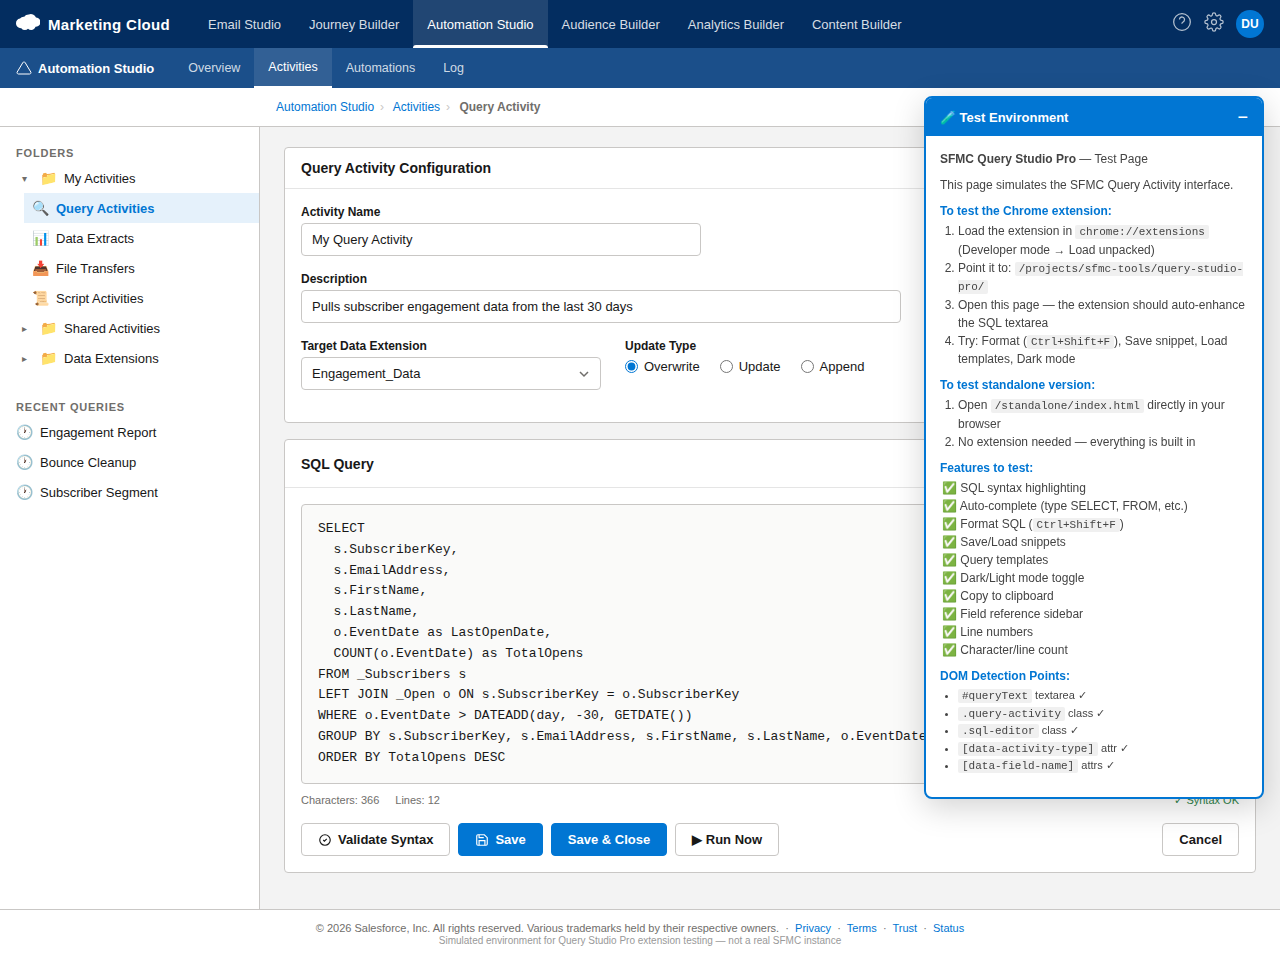
<file: test/index.html>
<!DOCTYPE html>
<html lang="en" data-activity-type="queryactivity">
<head>
<meta charset="UTF-8">
<meta name="viewport" content="width=device-width, initial-scale=1.0">
<title>Query Activity | Automation Studio | Marketing Cloud</title>
<style>
  *,*::before,*::after{box-sizing:border-box;margin:0;padding:0}
  :root{
    --sf-dark:#032D60;--sf-primary:#0176D3;--sf-bg:#F3F3F3;--sf-card:#FFF;
    --sf-text:#181818;--sf-text2:#706E6B;--sf-border:#C9C7C5;--sf-hover:#014486;
    --sf-success:#2E844A;--sf-error:#EA001E;--sf-warning:#FE9339;
    --sf-sidebar-w:260px;
  }
  html{font-size:16px}
  body{font-family:'Salesforce Sans',-apple-system,BlinkMacSystemFont,'Segoe UI',Roboto,Helvetica,Arial,sans-serif;
    background:var(--sf-bg);color:var(--sf-text);min-height:100vh;display:flex;flex-direction:column}

  /* ─── Top Nav ─── */
  .sf-nav{background:var(--sf-dark);color:#fff;display:flex;align-items:center;height:48px;padding:0 16px;position:sticky;top:0;z-index:100}
  .sf-nav__logo{font-weight:700;font-size:15px;letter-spacing:.3px;white-space:nowrap;display:flex;align-items:center;gap:8px}
  .sf-nav__logo svg{width:24px;height:24px;fill:#fff}
  .sf-nav__items{display:flex;gap:0;margin-left:24px;height:100%}
  .sf-nav__item{padding:0 14px;font-size:13px;display:flex;align-items:center;cursor:pointer;position:relative;color:rgba(255,255,255,.85);transition:background .15s}
  .sf-nav__item:hover,.sf-nav__item--active{background:rgba(255,255,255,.12);color:#fff}
  .sf-nav__item--active::after{content:'';position:absolute;bottom:0;left:0;right:0;height:3px;background:#fff;border-radius:3px 3px 0 0}
  .sf-nav__right{margin-left:auto;display:flex;align-items:center;gap:12px}
  .sf-nav__avatar{width:28px;height:28px;border-radius:50%;background:#0176D3;display:flex;align-items:center;justify-content:center;font-size:12px;font-weight:700;cursor:pointer}
  .sf-nav__icon{cursor:pointer;opacity:.7;transition:opacity .15s}
  .sf-nav__icon:hover{opacity:1}

  /* ─── Sub Nav / App Switcher ─── */
  .sf-subnav{background:#1B4F8A;color:#fff;display:flex;align-items:center;height:40px;padding:0 16px;font-size:13px}
  .sf-subnav__label{font-weight:600;margin-right:20px;display:flex;align-items:center;gap:6px}
  .sf-subnav__tabs{display:flex;gap:0;height:100%}
  .sf-subnav__tab{padding:0 14px;display:flex;align-items:center;cursor:pointer;color:rgba(255,255,255,.8);transition:background .15s;font-size:12.5px}
  .sf-subnav__tab:hover,.sf-subnav__tab--active{background:rgba(255,255,255,.1);color:#fff}
  .sf-subnav__tab--active{border-bottom:2px solid #fff}

  /* ─── Breadcrumb ─── */
  .sf-breadcrumb{padding:12px 16px 12px calc(var(--sf-sidebar-w) + 16px);font-size:12px;color:var(--sf-text2);background:#fff;border-bottom:1px solid var(--sf-border)}
  .sf-breadcrumb a{color:var(--sf-primary);text-decoration:none}
  .sf-breadcrumb a:hover{text-decoration:underline}
  .sf-breadcrumb span{margin:0 6px;color:var(--sf-border)}

  /* ─── Layout ─── */
  .sf-layout{display:flex;flex:1;min-height:0}

  /* ─── Sidebar ─── */
  .sf-sidebar{width:var(--sf-sidebar-w);background:#fff;border-right:1px solid var(--sf-border);overflow-y:auto;flex-shrink:0;padding:12px 0}
  .sf-sidebar h3{font-size:11px;text-transform:uppercase;letter-spacing:.8px;color:var(--sf-text2);padding:8px 16px 4px;font-weight:600}
  .sf-tree{list-style:none;padding:0;margin:0}
  .sf-tree li{padding:0}
  .sf-tree__item{display:flex;align-items:center;gap:8px;padding:7px 16px;font-size:13px;cursor:pointer;transition:background .1s;color:var(--sf-text)}
  .sf-tree__item:hover{background:rgba(1,118,211,.06)}
  .sf-tree__item--active{background:rgba(1,118,211,.1);color:var(--sf-primary);font-weight:600}
  .sf-tree__icon{width:16px;height:16px;flex-shrink:0;display:flex;align-items:center;justify-content:center;font-size:14px}
  .sf-tree__toggle{width:16px;text-align:center;font-size:10px;color:var(--sf-text2);cursor:pointer;flex-shrink:0}
  .sf-tree__children{margin-left:24px}
  .sf-tree__children .sf-tree__item{padding-left:8px}

  /* ─── Main Content ─── */
  .sf-main{flex:1;padding:20px 24px;overflow-y:auto;min-width:0}

  /* ─── Card ─── */
  .sf-card{background:var(--sf-card);border:1px solid var(--sf-border);border-radius:4px;margin-bottom:16px}
  .sf-card__header{padding:12px 16px;border-bottom:1px solid #E5E5E5;display:flex;align-items:center;justify-content:space-between}
  .sf-card__title{font-size:14px;font-weight:600}
  .sf-card__body{padding:16px}

  /* ─── Form Elements ─── */
  .sf-form-group{margin-bottom:16px}
  .sf-label{display:block;font-size:12px;font-weight:600;margin-bottom:4px;color:var(--sf-text)}
  .sf-input{width:100%;padding:8px 10px;font-size:13px;border:1px solid var(--sf-border);border-radius:4px;background:#fff;color:var(--sf-text);transition:border .15s,box-shadow .15s;font-family:inherit}
  .sf-input:focus{outline:none;border-color:var(--sf-primary);box-shadow:0 0 0 3px rgba(1,118,211,.15)}
  .sf-select{appearance:none;background-image:url("data:image/svg+xml,%3Csvg xmlns='http://www.w3.org/2000/svg' width='12' height='12' viewBox='0 0 12 12'%3E%3Cpath d='M2 4l4 4 4-4' fill='none' stroke='%23706E6B' stroke-width='1.5'/%3E%3C/svg%3E");background-repeat:no-repeat;background-position:right 10px center;padding-right:30px}
  .sf-radio-group{display:flex;gap:20px;align-items:center}
  .sf-radio{display:flex;align-items:center;gap:6px;font-size:13px;cursor:pointer}
  .sf-radio input{accent-color:var(--sf-primary);cursor:pointer}

  /* ─── SQL Textarea ─── */
  .sql-editor{position:relative}
  .sql-editor textarea,
  #queryText{
    width:100%;min-height:280px;font-family:'SF Mono','Fira Code','Cascadia Code',Consolas,'Courier New',monospace;
    font-size:13px;line-height:1.6;padding:14px 16px;border:1px solid var(--sf-border);border-radius:4px;
    background:#FAFAF9;color:var(--sf-text);resize:vertical;tab-size:2;transition:border .15s,box-shadow .15s
  }
  #queryText:focus{outline:none;border-color:var(--sf-primary);box-shadow:0 0 0 3px rgba(1,118,211,.15)}
  .sql-editor__meta{display:flex;gap:16px;margin-top:6px;font-size:11px;color:var(--sf-text2)}

  /* ─── Buttons ─── */
  .sf-btn{display:inline-flex;align-items:center;gap:6px;padding:8px 16px;font-size:13px;font-weight:600;
    border:1px solid transparent;border-radius:4px;cursor:pointer;transition:background .15s,border .15s;font-family:inherit}
  .sf-btn--primary{background:var(--sf-primary);color:#fff;border-color:var(--sf-primary)}
  .sf-btn--primary:hover{background:var(--sf-hover)}
  .sf-btn--neutral{background:#fff;color:var(--sf-text);border-color:var(--sf-border)}
  .sf-btn--neutral:hover{background:#F3F3F3}
  .sf-btn--destructive{background:var(--sf-error);color:#fff}
  .sf-btn--success{background:var(--sf-success);color:#fff}
  .sf-actions{display:flex;gap:8px;margin-top:16px;flex-wrap:wrap}

  /* ─── Collapsible ─── */
  .sf-collapse__trigger{cursor:pointer;user-select:none;display:flex;align-items:center;gap:6px}
  .sf-collapse__trigger::before{content:'▸';font-size:11px;color:var(--sf-text2);transition:transform .2s;display:inline-block}
  .sf-collapse__trigger.open::before{transform:rotate(90deg)}
  .sf-collapse__content{display:none;padding:10px 0 0}
  .sf-collapse__content.show{display:block}

  /* ─── Fields Table ─── */
  .sf-fields-table{width:100%;border-collapse:collapse;font-size:12px}
  .sf-fields-table th{text-align:left;padding:6px 10px;background:#F3F3F3;border:1px solid #E5E5E5;font-weight:600;color:var(--sf-text2);text-transform:uppercase;letter-spacing:.5px;font-size:10px}
  .sf-fields-table td{padding:6px 10px;border:1px solid #E5E5E5;font-size:12px}
  .sf-fields-table tr:hover td{background:#F8FBFE}
  .sf-fields-table .pk{color:var(--sf-primary);font-weight:600}

  /* ─── Data View Tag ─── */
  .dv-name{font-family:'SF Mono',Consolas,monospace;font-size:12px;color:var(--sf-primary);background:rgba(1,118,211,.08);padding:2px 6px;border-radius:3px;font-weight:600}

  /* ─── Test Panel ─── */
  .test-panel{position:fixed;top:96px;right:16px;width:340px;background:#fff;border:2px solid var(--sf-primary);border-radius:8px;box-shadow:0 8px 32px rgba(0,0,0,.18);z-index:200;font-size:12px;max-height:calc(100vh - 112px);display:flex;flex-direction:column}
  .test-panel__header{background:var(--sf-primary);color:#fff;padding:10px 14px;border-radius:6px 6px 0 0;display:flex;align-items:center;justify-content:space-between;cursor:pointer;flex-shrink:0}
  .test-panel__header h3{font-size:13px;margin:0}
  .test-panel__toggle{background:none;border:none;color:#fff;font-size:18px;cursor:pointer;line-height:1}
  .test-panel__body{padding:14px;overflow-y:auto;flex:1}
  .test-panel__body h4{font-size:12px;font-weight:600;margin:10px 0 4px;color:var(--sf-primary)}
  .test-panel__body h4:first-child{margin-top:0}
  .test-panel__body p,.test-panel__body li{line-height:1.5;color:#444}
  .test-panel__body ol,.test-panel__body ul{padding-left:18px;margin:4px 0 8px}
  .test-panel__body code{background:#F0F0F0;padding:1px 4px;border-radius:2px;font-size:11px}
  .test-panel__check{color:var(--sf-success)}
  .test-panel.collapsed .test-panel__body{display:none}

  /* ─── Footer ─── */
  .sf-footer{background:#fff;border-top:1px solid var(--sf-border);padding:12px 16px;text-align:center;font-size:11px;color:var(--sf-text2);flex-shrink:0}
  .sf-footer a{color:var(--sf-primary);text-decoration:none}
  .sf-footer a:hover{text-decoration:underline}

  /* ─── Toast ─── */
  .sf-toast{position:fixed;bottom:24px;left:50%;transform:translateX(-50%);background:#333;color:#fff;padding:10px 20px;border-radius:6px;font-size:13px;z-index:300;display:none;align-items:center;gap:8px;box-shadow:0 4px 16px rgba(0,0,0,.2)}
  .sf-toast.show{display:flex}

  /* ─── Responsive ─── */
  @media(max-width:900px){
    .sf-sidebar{display:none}
    .sf-breadcrumb{padding-left:16px}
    .test-panel{width:calc(100vw - 32px);right:16px}
  }
  @media(max-width:600px){
    .sf-nav__items{display:none}
    .sf-subnav__tabs{display:none}
  }
</style>
</head>
<body>

<!-- ════════ TOP NAV ════════ -->
<nav class="sf-nav">
  <div class="sf-nav__logo">
    <svg viewBox="0 0 24 24"><path d="M12.7 2.5c-1.8 0-3.4.9-4.4 2.2A4.8 4.8 0 004 6.4a5 5 0 00-4 4.9c0 2.7 2.2 4.9 5 4.9h.3a4.5 4.5 0 003.6 1.9 4 4 0 003.1-1.4 4.4 4.4 0 003.3 1.4c2 0 3.7-1.4 4.2-3.3h.2c2.6 0 4.8-2 4.8-4.6 0-2.5-2-4.5-4.5-4.6A5.5 5.5 0 0012.7 2.5z"/></svg>
    Marketing Cloud
  </div>
  <div class="sf-nav__items">
    <div class="sf-nav__item">Email Studio</div>
    <div class="sf-nav__item">Journey Builder</div>
    <div class="sf-nav__item sf-nav__item--active">Automation Studio</div>
    <div class="sf-nav__item">Audience Builder</div>
    <div class="sf-nav__item">Analytics Builder</div>
    <div class="sf-nav__item">Content Builder</div>
  </div>
  <div class="sf-nav__right">
    <div class="sf-nav__icon" title="Help">
      <svg width="20" height="20" fill="none" stroke="#fff" stroke-width="1.5" viewBox="0 0 24 24"><circle cx="12" cy="12" r="10"/><path d="M9 9a3 3 0 115.83 1c0 2-3 2-3 4m0 4h.01"/></svg>
    </div>
    <div class="sf-nav__icon" title="Setup">
      <svg width="20" height="20" fill="none" stroke="#fff" stroke-width="1.5" viewBox="0 0 24 24"><path d="M12 15a3 3 0 100-6 3 3 0 000 6z"/><path d="M19.4 15a1.65 1.65 0 00.33 1.82l.06.06a2 2 0 01-2.83 2.83l-.06-.06a1.65 1.65 0 00-1.82-.33 1.65 1.65 0 00-1 1.51V21a2 2 0 01-4 0v-.09A1.65 1.65 0 009 19.4a1.65 1.65 0 00-1.82.33l-.06.06a2 2 0 01-2.83-2.83l.06-.06A1.65 1.65 0 004.68 15a1.65 1.65 0 00-1.51-1H3a2 2 0 010-4h.09A1.65 1.65 0 004.6 9a1.65 1.65 0 00-.33-1.82l-.06-.06a2 2 0 012.83-2.83l.06.06A1.65 1.65 0 009 4.68a1.65 1.65 0 001-1.51V3a2 2 0 014 0v.09a1.65 1.65 0 001 1.51 1.65 1.65 0 001.82-.33l.06-.06a2 2 0 012.83 2.83l-.06.06A1.65 1.65 0 0019.4 9c.2.55.68.94 1.27 1H21a2 2 0 010 4h-.09c-.59.06-1.07.45-1.27 1z"/></svg>
    </div>
    <div class="sf-nav__avatar" title="Demo User">DU</div>
  </div>
</nav>

<!-- ════════ SUB NAV ════════ -->
<div class="sf-subnav">
  <div class="sf-subnav__label">
    <svg width="16" height="16" fill="none" stroke="#fff" stroke-width="1.5" viewBox="0 0 24 24"><path d="M10.29 3.86L1.82 18a2 2 0 001.71 3h16.94a2 2 0 001.71-3L13.71 3.86a2 2 0 00-3.42 0z"/></svg>
    Automation Studio
  </div>
  <div class="sf-subnav__tabs">
    <div class="sf-subnav__tab">Overview</div>
    <div class="sf-subnav__tab sf-subnav__tab--active">Activities</div>
    <div class="sf-subnav__tab">Automations</div>
    <div class="sf-subnav__tab">Log</div>
  </div>
</div>

<!-- ════════ BREADCRUMB ════════ -->
<div class="sf-breadcrumb">
  <a href="#">Automation Studio</a><span>›</span>
  <a href="#">Activities</a><span>›</span>
  <strong>Query Activity</strong>
</div>

<!-- ════════ MAIN LAYOUT ════════ -->
<div class="sf-layout">

  <!-- ──── SIDEBAR ──── -->
  <aside class="sf-sidebar">
    <h3>Folders</h3>
    <ul class="sf-tree">
      <li>
        <div class="sf-tree__item" onclick="this.querySelector('.sf-tree__toggle')?.click()">
          <span class="sf-tree__toggle open" onclick="event.stopPropagation();toggleTree(this)">▾</span>
          <span class="sf-tree__icon">📁</span> My Activities
        </div>
        <ul class="sf-tree__children sf-tree">
          <li><div class="sf-tree__item sf-tree__item--active"><span class="sf-tree__icon">🔍</span> Query Activities</div></li>
          <li><div class="sf-tree__item"><span class="sf-tree__icon">📊</span> Data Extracts</div></li>
          <li><div class="sf-tree__item"><span class="sf-tree__icon">📥</span> File Transfers</div></li>
          <li><div class="sf-tree__item"><span class="sf-tree__icon">📜</span> Script Activities</div></li>
        </ul>
      </li>
      <li>
        <div class="sf-tree__item">
          <span class="sf-tree__toggle" onclick="event.stopPropagation();toggleTree(this)">▸</span>
          <span class="sf-tree__icon">📁</span> Shared Activities
        </div>
        <ul class="sf-tree__children sf-tree" style="display:none">
          <li><div class="sf-tree__item"><span class="sf-tree__icon">🔍</span> Team Queries</div></li>
          <li><div class="sf-tree__item"><span class="sf-tree__icon">🔍</span> Reporting Queries</div></li>
        </ul>
      </li>
      <li>
        <div class="sf-tree__item">
          <span class="sf-tree__toggle" onclick="event.stopPropagation();toggleTree(this)">▸</span>
          <span class="sf-tree__icon">📁</span> Data Extensions
        </div>
        <ul class="sf-tree__children sf-tree" style="display:none">
          <li><div class="sf-tree__item"><span class="sf-tree__icon">📋</span> Subscriber_Master</div></li>
          <li><div class="sf-tree__item"><span class="sf-tree__icon">📋</span> Email_Sends_Log</div></li>
          <li><div class="sf-tree__item"><span class="sf-tree__icon">📋</span> Engagement_Data</div></li>
          <li><div class="sf-tree__item"><span class="sf-tree__icon">📋</span> Campaign_Results</div></li>
        </ul>
      </li>
    </ul>

    <h3 style="margin-top:20px">Recent Queries</h3>
    <ul class="sf-tree">
      <li><div class="sf-tree__item"><span class="sf-tree__icon">🕐</span> Engagement Report</div></li>
      <li><div class="sf-tree__item"><span class="sf-tree__icon">🕐</span> Bounce Cleanup</div></li>
      <li><div class="sf-tree__item"><span class="sf-tree__icon">🕐</span> Subscriber Segment</div></li>
    </ul>
  </aside>

  <!-- ──── MAIN CONTENT ──── -->
  <main class="sf-main query-activity" data-activity-type="queryactivity">

    <!-- Activity Name -->
    <div class="sf-card">
      <div class="sf-card__header">
        <div class="sf-card__title">Query Activity Configuration</div>
        <span style="font-size:11px;color:var(--sf-text2)">Last modified: Jan 31, 2026 11:42 PM</span>
      </div>
      <div class="sf-card__body">
        <div class="sf-form-group">
          <label class="sf-label">Activity Name</label>
          <input type="text" class="sf-input" value="My Query Activity" style="max-width:400px">
        </div>
        <div class="sf-form-group">
          <label class="sf-label">Description</label>
          <input type="text" class="sf-input" placeholder="Enter a description for this activity..." style="max-width:600px" value="Pulls subscriber engagement data from the last 30 days">
        </div>
        <div style="display:flex;gap:24px;flex-wrap:wrap">
          <div class="sf-form-group" style="flex:1;min-width:200px;max-width:300px">
            <label class="sf-label">Target Data Extension</label>
            <select class="sf-input sf-select">
              <option>Subscriber_Master</option>
              <option selected>Engagement_Data</option>
              <option>Email_Sends_Log</option>
              <option>Campaign_Results</option>
              <option>Active_Subscribers_30d</option>
            </select>
          </div>
          <div class="sf-form-group">
            <label class="sf-label">Update Type</label>
            <div class="sf-radio-group" style="margin-top:6px">
              <label class="sf-radio"><input type="radio" name="updateType" checked> Overwrite</label>
              <label class="sf-radio"><input type="radio" name="updateType"> Update</label>
              <label class="sf-radio"><input type="radio" name="updateType"> Append</label>
            </div>
          </div>
        </div>
      </div>
    </div>

    <!-- SQL Query -->
    <div class="sf-card">
      <div class="sf-card__header">
        <div class="sf-card__title">SQL Query</div>
        <div style="display:flex;gap:8px;align-items:center">
          <button class="sf-btn sf-btn--neutral" style="padding:4px 10px;font-size:11px" onclick="toggleFieldsPanel()">📋 Fields</button>
          <button class="sf-btn sf-btn--neutral" style="padding:4px 10px;font-size:11px" onclick="toggleDataViews()">📖 Data Views</button>
        </div>
      </div>
      <div class="sf-card__body">
        <div class="sql-editor">
          <textarea id="queryText" name="queryText" class="sf-input" spellcheck="false">SELECT
  s.SubscriberKey,
  s.EmailAddress,
  s.FirstName,
  s.LastName,
  o.EventDate as LastOpenDate,
  COUNT(o.EventDate) as TotalOpens
FROM _Subscribers s
LEFT JOIN _Open o ON s.SubscriberKey = o.SubscriberKey
WHERE o.EventDate > DATEADD(day, -30, GETDATE())
GROUP BY s.SubscriberKey, s.EmailAddress, s.FirstName, s.LastName, o.EventDate
ORDER BY TotalOpens DESC</textarea>
          <div class="sql-editor__meta">
            <span id="charCount">Characters: 338</span>
            <span id="lineCount">Lines: 14</span>
            <span style="margin-left:auto;color:var(--sf-success)">✓ Syntax OK</span>
          </div>
        </div>
        <div class="sf-actions">
          <button class="sf-btn sf-btn--neutral" onclick="showToast('✓ Syntax validated successfully')">
            <svg width="14" height="14" fill="none" stroke="currentColor" stroke-width="2" viewBox="0 0 24 24"><path d="M9 12l2 2 4-4m6 2a9 9 0 11-18 0 9 9 0 0118 0z"/></svg>
            Validate Syntax
          </button>
          <button class="sf-btn sf-btn--primary" onclick="showToast('✓ Query Activity saved')">
            <svg width="14" height="14" fill="none" stroke="currentColor" stroke-width="2" viewBox="0 0 24 24"><path d="M19 21H5a2 2 0 01-2-2V5a2 2 0 012-2h11l5 5v11a2 2 0 01-2 2z"/><polyline points="17,21 17,13 7,13 7,21"/><polyline points="7,3 7,8 15,8"/></svg>
            Save
          </button>
          <button class="sf-btn sf-btn--primary" onclick="showToast('✓ Saved & closing...')">Save &amp; Close</button>
          <button class="sf-btn sf-btn--neutral" onclick="showToast('Run started — check Automation Log')">▶ Run Now</button>
          <button class="sf-btn sf-btn--neutral" style="margin-left:auto" onclick="showToast('Cancelled')">Cancel</button>
        </div>
      </div>
    </div>

    <!-- Data Extension Fields Panel (hidden by default, togglable) -->
    <div class="sf-card" id="fieldsPanel" style="display:none">
      <div class="sf-card__header">
        <div class="sf-card__title">📋 Target DE Fields — Engagement_Data</div>
        <button class="sf-btn sf-btn--neutral" style="padding:4px 10px;font-size:11px" onclick="toggleFieldsPanel()">✕ Close</button>
      </div>
      <div class="sf-card__body" style="padding:0">
        <table class="sf-fields-table" id="deFieldsTable">
          <thead>
            <tr><th>Field Name</th><th>Data Type</th><th>Length</th><th>Primary Key</th><th>Nullable</th><th>Default</th></tr>
          </thead>
          <tbody>
            <tr data-field-name="SubscriberKey"><td class="pk">SubscriberKey</td><td>Text</td><td>254</td><td>✓</td><td>No</td><td>—</td></tr>
            <tr data-field-name="EmailAddress"><td>EmailAddress</td><td>EmailAddress</td><td>254</td><td></td><td>No</td><td>—</td></tr>
            <tr data-field-name="FirstName"><td>FirstName</td><td>Text</td><td>100</td><td></td><td>Yes</td><td>—</td></tr>
            <tr data-field-name="LastName"><td>LastName</td><td>Text</td><td>100</td><td></td><td>Yes</td><td>—</td></tr>
            <tr data-field-name="Status"><td>Status</td><td>Text</td><td>50</td><td></td><td>Yes</td><td>Active</td></tr>
            <tr data-field-name="CreatedDate"><td>CreatedDate</td><td>Date</td><td>—</td><td></td><td>No</td><td>GETDATE()</td></tr>
            <tr data-field-name="ModifiedDate"><td>ModifiedDate</td><td>Date</td><td>—</td><td></td><td>No</td><td>GETDATE()</td></tr>
          </tbody>
        </table>
      </div>
    </div>

    <!-- System Data Views Reference -->
    <div class="sf-card" id="dataViewsPanel" style="display:none">
      <div class="sf-card__header">
        <div class="sf-card__title">📖 System Data Views Reference</div>
        <button class="sf-btn sf-btn--neutral" style="padding:4px 10px;font-size:11px" onclick="toggleDataViews()">✕ Close</button>
      </div>
      <div class="sf-card__body">

        <div class="sf-collapse" style="margin-bottom:10px">
          <div class="sf-collapse__trigger open" onclick="toggleCollapse(this)">
            <span class="dv-name">_Subscribers</span> <span style="font-size:11px;color:var(--sf-text2);margin-left:8px">All subscribers in the account</span>
          </div>
          <div class="sf-collapse__content show">
            <table class="sf-fields-table"><thead><tr><th>Column</th><th>Type</th><th>Description</th></tr></thead><tbody>
              <tr data-field-name="SubscriberKey"><td>SubscriberKey</td><td>nvarchar</td><td>Unique subscriber identifier</td></tr>
              <tr data-field-name="EmailAddress"><td>EmailAddress</td><td>nvarchar</td><td>Subscriber email</td></tr>
              <tr data-field-name="Status"><td>Status</td><td>nvarchar</td><td>Active, Held, Unsubscribed, Bounced</td></tr>
              <tr data-field-name="DateJoined"><td>DateJoined</td><td>datetime</td><td>Date subscriber was added</td></tr>
            </tbody></table>
          </div>
        </div>

        <div class="sf-collapse" style="margin-bottom:10px">
          <div class="sf-collapse__trigger" onclick="toggleCollapse(this)">
            <span class="dv-name">_Open</span> <span style="font-size:11px;color:var(--sf-text2);margin-left:8px">Email open tracking events</span>
          </div>
          <div class="sf-collapse__content">
            <table class="sf-fields-table"><thead><tr><th>Column</th><th>Type</th><th>Description</th></tr></thead><tbody>
              <tr data-field-name="SubscriberKey"><td>SubscriberKey</td><td>nvarchar</td><td>Subscriber who opened</td></tr>
              <tr data-field-name="EventDate"><td>EventDate</td><td>datetime</td><td>When the open occurred</td></tr>
              <tr data-field-name="SendID"><td>SendID</td><td>int</td><td>Associated send job</td></tr>
              <tr data-field-name="BatchID"><td>BatchID</td><td>int</td><td>Batch number</td></tr>
              <tr data-field-name="TriggeredSendID"><td>TriggeredSendID</td><td>int</td><td>Triggered send identifier</td></tr>
            </tbody></table>
          </div>
        </div>

        <div class="sf-collapse" style="margin-bottom:10px">
          <div class="sf-collapse__trigger" onclick="toggleCollapse(this)">
            <span class="dv-name">_Click</span> <span style="font-size:11px;color:var(--sf-text2);margin-left:8px">Email click tracking events</span>
          </div>
          <div class="sf-collapse__content">
            <table class="sf-fields-table"><thead><tr><th>Column</th><th>Type</th><th>Description</th></tr></thead><tbody>
              <tr data-field-name="SubscriberKey"><td>SubscriberKey</td><td>nvarchar</td><td>Subscriber who clicked</td></tr>
              <tr data-field-name="EventDate"><td>EventDate</td><td>datetime</td><td>When the click occurred</td></tr>
              <tr data-field-name="SendID"><td>SendID</td><td>int</td><td>Associated send job</td></tr>
              <tr data-field-name="URL"><td>URL</td><td>nvarchar</td><td>Clicked URL</td></tr>
              <tr data-field-name="LinkName"><td>LinkName</td><td>nvarchar</td><td>Name of the link</td></tr>
            </tbody></table>
          </div>
        </div>

        <div class="sf-collapse" style="margin-bottom:10px">
          <div class="sf-collapse__trigger" onclick="toggleCollapse(this)">
            <span class="dv-name">_Bounce</span> <span style="font-size:11px;color:var(--sf-text2);margin-left:8px">Email bounce events</span>
          </div>
          <div class="sf-collapse__content">
            <table class="sf-fields-table"><thead><tr><th>Column</th><th>Type</th><th>Description</th></tr></thead><tbody>
              <tr data-field-name="SubscriberKey"><td>SubscriberKey</td><td>nvarchar</td><td>Bounced subscriber</td></tr>
              <tr data-field-name="EventDate"><td>EventDate</td><td>datetime</td><td>When the bounce occurred</td></tr>
              <tr data-field-name="SendID"><td>SendID</td><td>int</td><td>Associated send job</td></tr>
              <tr data-field-name="BounceCategory"><td>BounceCategory</td><td>nvarchar</td><td>Hard, Soft, Block, etc.</td></tr>
              <tr data-field-name="BounceType"><td>BounceType</td><td>nvarchar</td><td>Specific bounce reason</td></tr>
            </tbody></table>
          </div>
        </div>

        <div class="sf-collapse" style="margin-bottom:10px">
          <div class="sf-collapse__trigger" onclick="toggleCollapse(this)">
            <span class="dv-name">_Sent</span> <span style="font-size:11px;color:var(--sf-text2);margin-left:8px">Email send events</span>
          </div>
          <div class="sf-collapse__content">
            <table class="sf-fields-table"><thead><tr><th>Column</th><th>Type</th><th>Description</th></tr></thead><tbody>
              <tr data-field-name="SubscriberKey"><td>SubscriberKey</td><td>nvarchar</td><td>Subscriber sent to</td></tr>
              <tr data-field-name="EventDate"><td>EventDate</td><td>datetime</td><td>When the send occurred</td></tr>
              <tr data-field-name="SendID"><td>SendID</td><td>int</td><td>Send job identifier</td></tr>
              <tr data-field-name="BatchID"><td>BatchID</td><td>int</td><td>Batch number</td></tr>
            </tbody></table>
          </div>
        </div>

        <div class="sf-collapse" style="margin-bottom:10px">
          <div class="sf-collapse__trigger" onclick="toggleCollapse(this)">
            <span class="dv-name">_Unsubscribe</span> <span style="font-size:11px;color:var(--sf-text2);margin-left:8px">Unsubscribe events</span>
          </div>
          <div class="sf-collapse__content">
            <table class="sf-fields-table"><thead><tr><th>Column</th><th>Type</th><th>Description</th></tr></thead><tbody>
              <tr data-field-name="SubscriberKey"><td>SubscriberKey</td><td>nvarchar</td><td>Unsubscribed subscriber</td></tr>
              <tr data-field-name="EventDate"><td>EventDate</td><td>datetime</td><td>When the unsub occurred</td></tr>
              <tr data-field-name="SendID"><td>SendID</td><td>int</td><td>Associated send job</td></tr>
            </tbody></table>
          </div>
        </div>

        <div class="sf-collapse" style="margin-bottom:10px">
          <div class="sf-collapse__trigger" onclick="toggleCollapse(this)">
            <span class="dv-name">_Complaint</span> <span style="font-size:11px;color:var(--sf-text2);margin-left:8px">Spam complaint events</span>
          </div>
          <div class="sf-collapse__content">
            <table class="sf-fields-table"><thead><tr><th>Column</th><th>Type</th><th>Description</th></tr></thead><tbody>
              <tr data-field-name="SubscriberKey"><td>SubscriberKey</td><td>nvarchar</td><td>Complaining subscriber</td></tr>
              <tr data-field-name="EventDate"><td>EventDate</td><td>datetime</td><td>When the complaint occurred</td></tr>
              <tr data-field-name="SendID"><td>SendID</td><td>int</td><td>Associated send job</td></tr>
            </tbody></table>
          </div>
        </div>

        <div class="sf-collapse" style="margin-bottom:10px">
          <div class="sf-collapse__trigger" onclick="toggleCollapse(this)">
            <span class="dv-name">_Job</span> <span style="font-size:11px;color:var(--sf-text2);margin-left:8px">Email send job metadata</span>
          </div>
          <div class="sf-collapse__content">
            <table class="sf-fields-table"><thead><tr><th>Column</th><th>Type</th><th>Description</th></tr></thead><tbody>
              <tr data-field-name="JobID"><td>JobID</td><td>int</td><td>Unique job identifier</td></tr>
              <tr data-field-name="EmailName"><td>EmailName</td><td>nvarchar</td><td>Name of the email</td></tr>
              <tr data-field-name="DeliveredTime"><td>DeliveredTime</td><td>datetime</td><td>When delivery completed</td></tr>
              <tr data-field-name="EmailSubject"><td>EmailSubject</td><td>nvarchar</td><td>Subject line of the email</td></tr>
            </tbody></table>
          </div>
        </div>

      </div>
    </div>

  </main>
</div>

<!-- ════════ FOOTER ════════ -->
<footer class="sf-footer">
  © 2026 Salesforce, Inc. All rights reserved. Various trademarks held by their respective owners.
  &nbsp;·&nbsp; <a href="#">Privacy</a> &nbsp;·&nbsp; <a href="#">Terms</a> &nbsp;·&nbsp; <a href="#">Trust</a> &nbsp;·&nbsp; <a href="#">Status</a>
  <br><span style="font-size:10px;color:#999">Simulated environment for Query Studio Pro extension testing — not a real SFMC instance</span>
</footer>

<!-- ════════ TEST PANEL ════════ -->
<div class="test-panel" id="testPanel">
  <div class="test-panel__header" onclick="document.getElementById('testPanel').classList.toggle('collapsed')">
    <h3>🧪 Test Environment</h3>
    <button class="test-panel__toggle">−</button>
  </div>
  <div class="test-panel__body">
    <p style="margin-bottom:8px"><strong>SFMC Query Studio Pro</strong> — Test Page</p>
    <p>This page simulates the SFMC Query Activity interface.</p>

    <h4>To test the Chrome extension:</h4>
    <ol>
      <li>Load the extension in <code>chrome://extensions</code> (Developer mode → Load unpacked)</li>
      <li>Point it to: <code>/projects/sfmc-tools/query-studio-pro/</code></li>
      <li>Open this page — the extension should auto-enhance the SQL textarea</li>
      <li>Try: Format (<code>Ctrl+Shift+F</code>), Save snippet, Load templates, Dark mode</li>
    </ol>

    <h4>To test standalone version:</h4>
    <ol>
      <li>Open <code>/standalone/index.html</code> directly in your browser</li>
      <li>No extension needed — everything is built in</li>
    </ol>

    <h4>Features to test:</h4>
    <ul style="list-style:none;padding-left:2px">
      <li><span class="test-panel__check">✅</span> SQL syntax highlighting</li>
      <li><span class="test-panel__check">✅</span> Auto-complete (type SELECT, FROM, etc.)</li>
      <li><span class="test-panel__check">✅</span> Format SQL (<code>Ctrl+Shift+F</code>)</li>
      <li><span class="test-panel__check">✅</span> Save/Load snippets</li>
      <li><span class="test-panel__check">✅</span> Query templates</li>
      <li><span class="test-panel__check">✅</span> Dark/Light mode toggle</li>
      <li><span class="test-panel__check">✅</span> Copy to clipboard</li>
      <li><span class="test-panel__check">✅</span> Field reference sidebar</li>
      <li><span class="test-panel__check">✅</span> Line numbers</li>
      <li><span class="test-panel__check">✅</span> Character/line count</li>
    </ul>

    <h4>DOM Detection Points:</h4>
    <ul style="font-size:11px">
      <li><code>#queryText</code> textarea ✓</li>
      <li><code>.query-activity</code> class ✓</li>
      <li><code>.sql-editor</code> class ✓</li>
      <li><code>[data-activity-type]</code> attr ✓</li>
      <li><code>[data-field-name]</code> attrs ✓</li>
    </ul>
  </div>
</div>

<!-- ════════ TOAST ════════ -->
<div class="sf-toast" id="toast"></div>

<script>
  // Textarea stats
  const ta = document.getElementById('queryText');
  const charEl = document.getElementById('charCount');
  const lineEl = document.getElementById('lineCount');
  function updateStats() {
    charEl.textContent = 'Characters: ' + ta.value.length;
    lineEl.textContent = 'Lines: ' + ta.value.split('\n').length;
  }
  ta.addEventListener('input', updateStats);
  updateStats();

  // Tab support in textarea
  ta.addEventListener('keydown', function(e) {
    if (e.key === 'Tab') {
      e.preventDefault();
      const s = this.selectionStart, end = this.selectionEnd;
      this.value = this.value.substring(0, s) + '  ' + this.value.substring(end);
      this.selectionStart = this.selectionEnd = s + 2;
      updateStats();
    }
  });

  // Toggle panels
  function toggleFieldsPanel() {
    const p = document.getElementById('fieldsPanel');
    p.style.display = p.style.display === 'none' ? 'block' : 'none';
    if (p.style.display === 'block') p.scrollIntoView({ behavior: 'smooth', block: 'nearest' });
  }
  function toggleDataViews() {
    const p = document.getElementById('dataViewsPanel');
    p.style.display = p.style.display === 'none' ? 'block' : 'none';
    if (p.style.display === 'block') p.scrollIntoView({ behavior: 'smooth', block: 'nearest' });
  }

  // Collapsible sections
  function toggleCollapse(trigger) {
    trigger.classList.toggle('open');
    const content = trigger.nextElementSibling;
    content.classList.toggle('show');
  }

  // Sidebar tree toggle
  function toggleTree(el) {
    event.stopPropagation();
    const children = el.closest('li').querySelector('.sf-tree__children');
    if (!children) return;
    const open = children.style.display !== 'none';
    children.style.display = open ? 'none' : 'block';
    el.textContent = open ? '▸' : '▾';
    el.classList.toggle('open', !open);
  }

  // Toast notification
  function showToast(msg) {
    const t = document.getElementById('toast');
    t.textContent = msg;
    t.classList.add('show');
    clearTimeout(t._timer);
    t._timer = setTimeout(() => t.classList.remove('show'), 2500);
  }
</script>
</body>
</html>
</file>
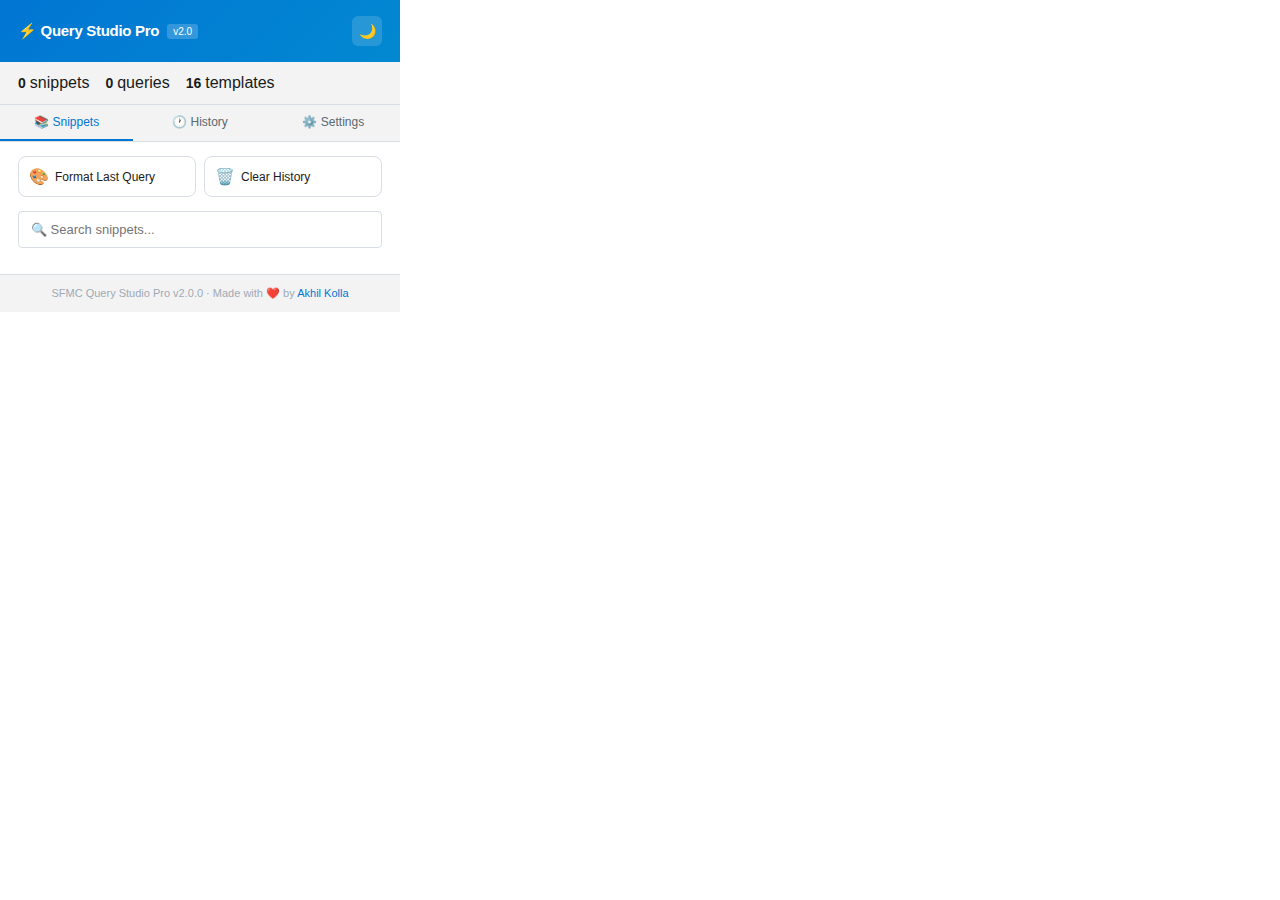
<file: popup.html>
<!DOCTYPE html>
<html lang="en">
<head>
  <meta charset="UTF-8">
  <meta name="viewport" content="width=device-width, initial-scale=1.0">
  <title>Query Studio Pro</title>
  <style>
    :root {
      --bg: #ffffff;
      --bg2: #f3f3f3;
      --bg3: #fafbfc;
      --bg-hover: #e8ecf1;
      --bg-active: #d8edff;
      --text: #181b20;
      --text2: #5a6872;
      --text3: #9faab5;
      --border: #d8dde6;
      --border-light: #e8ecf1;
      --accent: #0176d3;
      --accent-hover: #014486;
      --accent-light: #e1f5fe;
      --success: #2e844a;
      --warning: #dd7a01;
      --error: #ea001e;
      --radius: 8px;
      --radius-sm: 4px;
      --font: -apple-system, BlinkMacSystemFont, 'Segoe UI', Roboto, sans-serif;
      --mono: 'JetBrains Mono', 'Fira Code', 'SF Mono', 'Consolas', monospace;
      --transition: 0.2s cubic-bezier(0.4, 0, 0.2, 1);
    }

    .dark {
      --bg: #1e2030;
      --bg2: #262840;
      --bg3: #2a2c44;
      --bg-hover: #333558;
      --bg-active: #3b3d5e;
      --text: #e4e6f0;
      --text2: #a0a4b8;
      --text3: #6e7191;
      --border: #3b3d5e;
      --border-light: #44466e;
      --accent: #82b1ff;
      --accent-hover: #448aff;
      --accent-light: #1a237e33;
      --success: #69f0ae;
      --warning: #ffd740;
      --error: #ff5252;
    }

    * { margin: 0; padding: 0; box-sizing: border-box; }

    body {
      width: 400px;
      font-family: var(--font);
      background: var(--bg);
      color: var(--text);
      overflow-x: hidden;
    }

    /* Header */
    .header {
      background: linear-gradient(135deg, var(--accent), #0288d1);
      color: #fff;
      padding: 16px 18px;
      display: flex;
      align-items: center;
      justify-content: space-between;
    }

    .header-left { display: flex; align-items: center; gap: 8px; }

    .header h1 {
      font-size: 15px;
      font-weight: 700;
      letter-spacing: -0.3px;
    }

    .header-version {
      font-size: 10px;
      background: rgba(255,255,255,0.2);
      padding: 2px 6px;
      border-radius: 3px;
    }

    .header-stats {
      display: flex;
      gap: 10px;
      font-size: 11px;
      opacity: 0.9;
    }

    .header-stat {
      display: flex;
      align-items: center;
      gap: 4px;
    }

    .header-stat-num {
      font-weight: 700;
      font-size: 14px;
    }

    .icon-btn {
      background: rgba(255,255,255,0.15);
      border: none;
      color: #fff;
      width: 30px;
      height: 30px;
      border-radius: 6px;
      cursor: pointer;
      font-size: 14px;
      display: flex;
      align-items: center;
      justify-content: center;
      transition: background var(--transition);
    }

    .icon-btn:hover { background: rgba(255,255,255,0.3); }

    /* Tabs */
    .tabs {
      display: flex;
      border-bottom: 1px solid var(--border);
      background: var(--bg2);
    }

    .tab {
      flex: 1;
      padding: 10px;
      text-align: center;
      font-size: 12px;
      font-weight: 500;
      color: var(--text2);
      border: none;
      background: none;
      cursor: pointer;
      border-bottom: 2px solid transparent;
      transition: all var(--transition);
    }

    .tab:hover { color: var(--text); background: var(--bg-hover); }
    .tab.active { color: var(--accent); border-bottom-color: var(--accent); }

    .tab-content { display: none; padding: 14px 18px; }
    .tab-content.active { display: block; }

    /* Quick Actions */
    .quick-actions {
      display: grid;
      grid-template-columns: 1fr 1fr;
      gap: 8px;
      margin-bottom: 14px;
    }

    .quick-btn {
      padding: 10px;
      border: 1px solid var(--border);
      border-radius: var(--radius);
      background: var(--bg);
      color: var(--text);
      font-size: 12px;
      font-weight: 500;
      cursor: pointer;
      text-align: left;
      display: flex;
      align-items: center;
      gap: 6px;
      transition: all var(--transition);
    }

    .quick-btn:hover { border-color: var(--accent); background: var(--bg-hover); }
    .quick-btn:active { transform: scale(0.98); }
    .quick-btn .emoji { font-size: 16px; }

    /* Search input */
    .search-input {
      width: 100%;
      padding: 10px 12px;
      border: 1px solid var(--border);
      border-radius: var(--radius-sm);
      font-size: 13px;
      background: var(--bg);
      color: var(--text);
      margin-bottom: 12px;
      font-family: var(--font);
      transition: all var(--transition);
    }

    .search-input:focus {
      outline: none;
      border-color: var(--accent);
      box-shadow: 0 0 0 3px var(--accent-light);
    }

    /* Snippet items */
    .snippet-item {
      padding: 12px;
      border: 1px solid var(--border);
      border-radius: var(--radius);
      margin-bottom: 8px;
      cursor: pointer;
      transition: all var(--transition);
    }

    .snippet-item:hover {
      border-color: var(--accent);
      background: var(--bg-hover);
      box-shadow: 0 2px 8px rgba(0,0,0,0.05);
    }

    .snippet-name { font-weight: 600; font-size: 13px; margin-bottom: 4px; }

    .snippet-preview {
      font-size: 11px;
      color: var(--text2);
      font-family: var(--mono);
      white-space: nowrap;
      overflow: hidden;
      text-overflow: ellipsis;
    }

    .snippet-meta {
      display: flex;
      justify-content: space-between;
      align-items: center;
      margin-top: 8px;
      font-size: 10px;
      color: var(--text3);
    }

    .snippet-actions { display: flex; gap: 4px; }

    .small-btn {
      padding: 4px 10px;
      border: 1px solid var(--border);
      border-radius: var(--radius-sm);
      background: var(--bg);
      color: var(--text);
      font-size: 11px;
      font-weight: 500;
      cursor: pointer;
      transition: all var(--transition);
    }

    .small-btn:hover { border-color: var(--accent); background: var(--bg-hover); }
    .small-btn:active { transform: scale(0.97); }
    .small-btn.danger:hover { border-color: var(--error); color: var(--error); }

    /* History items */
    .history-item {
      padding: 10px 12px;
      border: 1px solid var(--border);
      border-radius: var(--radius);
      margin-bottom: 6px;
      font-family: var(--mono);
      font-size: 11px;
      color: var(--text2);
      white-space: nowrap;
      overflow: hidden;
      text-overflow: ellipsis;
      cursor: pointer;
      transition: all var(--transition);
    }

    .history-item:hover {
      border-color: var(--accent);
      background: var(--bg-hover);
    }

    .history-time {
      font-size: 10px;
      color: var(--text3);
      font-family: var(--font);
      margin-top: 4px;
    }

    /* Empty state */
    .empty-state {
      text-align: center;
      padding: 30px 20px;
      color: var(--text3);
      font-size: 13px;
    }

    .empty-state .emoji { font-size: 36px; margin-bottom: 10px; }

    /* Settings */
    .setting-row {
      display: flex;
      align-items: center;
      justify-content: space-between;
      padding: 12px 0;
      border-bottom: 1px solid var(--border-light);
    }

    .setting-label { font-size: 13px; font-weight: 500; }
    .setting-desc { font-size: 11px; color: var(--text3); margin-top: 2px; }

    .toggle {
      position: relative;
      width: 42px;
      height: 24px;
      background: var(--border);
      border-radius: 12px;
      cursor: pointer;
      transition: background var(--transition);
      flex-shrink: 0;
    }

    .toggle.on { background: var(--accent); }

    .toggle::after {
      content: '';
      position: absolute;
      top: 3px;
      left: 3px;
      width: 18px;
      height: 18px;
      background: #fff;
      border-radius: 50%;
      transition: transform var(--transition);
      box-shadow: 0 1px 3px rgba(0,0,0,0.2);
    }

    .toggle.on::after { transform: translateX(18px); }

    /* Range slider */
    .range-row {
      display: flex;
      align-items: center;
      gap: 10px;
    }

    .range-slider {
      -webkit-appearance: none;
      width: 120px;
      height: 4px;
      border-radius: 2px;
      background: var(--border);
      outline: none;
    }

    .range-slider::-webkit-slider-thumb {
      -webkit-appearance: none;
      width: 16px;
      height: 16px;
      border-radius: 50%;
      background: var(--accent);
      cursor: pointer;
      box-shadow: 0 1px 3px rgba(0,0,0,0.2);
    }

    .range-value {
      font-size: 12px;
      font-weight: 600;
      color: var(--accent);
      min-width: 28px;
      text-align: center;
    }

    /* Select */
    .select-small {
      padding: 4px 8px;
      border: 1px solid var(--border);
      border-radius: var(--radius-sm);
      background: var(--bg);
      color: var(--text);
      font-size: 12px;
      cursor: pointer;
    }

    /* Section header */
    .section-header {
      font-size: 11px;
      font-weight: 600;
      color: var(--text3);
      text-transform: uppercase;
      letter-spacing: 0.5px;
      margin: 16px 0 8px;
    }

    /* Action button */
    .action-btn {
      width: 100%;
      padding: 10px 14px;
      border: 1px solid var(--border);
      border-radius: var(--radius);
      background: var(--bg);
      color: var(--text);
      font-size: 13px;
      font-weight: 500;
      cursor: pointer;
      margin-bottom: 8px;
      text-align: left;
      display: flex;
      align-items: center;
      gap: 8px;
      transition: all var(--transition);
    }

    .action-btn:hover { border-color: var(--accent); background: var(--bg-hover); }

    /* Shortcuts table */
    .shortcuts { font-size: 12px; color: var(--text2); }
    .shortcuts table { width: 100%; border-collapse: collapse; }
    .shortcuts td { padding: 7px 0; vertical-align: middle; }
    .shortcuts td:first-child { font-weight: 500; color: var(--text); }
    .shortcuts td:last-child { text-align: right; }

    kbd {
      padding: 2px 7px;
      border: 1px solid var(--border);
      border-radius: 4px;
      background: var(--bg2);
      font-family: var(--mono);
      font-size: 10px;
      box-shadow: 0 1px 0 var(--border);
    }

    /* Links */
    .link-row {
      display: flex;
      align-items: center;
      gap: 8px;
      padding: 8px 0;
      font-size: 13px;
      color: var(--accent);
      text-decoration: none;
      cursor: pointer;
      transition: opacity var(--transition);
    }

    .link-row:hover { opacity: 0.8; }

    /* Footer */
    .footer {
      padding: 12px 18px;
      border-top: 1px solid var(--border);
      text-align: center;
      font-size: 11px;
      color: var(--text3);
      background: var(--bg2);
    }

    .footer a { color: var(--accent); text-decoration: none; }
    .footer a:hover { text-decoration: underline; }

    /* Scrollbar */
    ::-webkit-scrollbar { width: 6px; }
    ::-webkit-scrollbar-track { background: transparent; }
    ::-webkit-scrollbar-thumb { background: var(--border); border-radius: 3px; }
    ::-webkit-scrollbar-thumb:hover { background: var(--text3); }
  </style>
</head>
<body>
  <div class="header">
    <div class="header-left">
      <h1>⚡ Query Studio Pro</h1>
      <span class="header-version">v2.0</span>
    </div>
    <div style="display:flex;align-items:center;gap:6px;">
      <button class="icon-btn" id="toggle-dark" title="Toggle dark mode">🌙</button>
    </div>
  </div>

  <div style="padding:12px 18px;background:var(--bg2);border-bottom:1px solid var(--border);display:flex;gap:16px;">
    <div class="header-stat">
      <span class="header-stat-num" id="snippet-count">0</span>
      <span>snippets</span>
    </div>
    <div class="header-stat">
      <span class="header-stat-num" id="history-count">0</span>
      <span>queries</span>
    </div>
    <div class="header-stat">
      <span class="header-stat-num">16</span>
      <span>templates</span>
    </div>
  </div>

  <div class="tabs">
    <button class="tab active" data-tab="snippets">📚 Snippets</button>
    <button class="tab" data-tab="history">🕐 History</button>
    <button class="tab" data-tab="settings">⚙️ Settings</button>
  </div>

  <div class="tab-content active" id="tab-snippets">
    <div class="quick-actions">
      <button class="quick-btn" id="format-last">
        <span class="emoji">🎨</span>
        <span>Format Last Query</span>
      </button>
      <button class="quick-btn" id="clear-history-quick">
        <span class="emoji">🗑️</span>
        <span>Clear History</span>
      </button>
    </div>
    <input type="text" class="search-input" id="snippet-search" placeholder="🔍 Search snippets...">
    <div id="snippet-list"></div>
  </div>

  <div class="tab-content" id="tab-history">
    <div style="display:flex;justify-content:space-between;align-items:center;margin-bottom:12px;">
      <span style="font-size:12px;color:var(--text2);" id="history-count-label">0 queries</span>
      <button class="small-btn danger" id="clear-history">Clear All</button>
    </div>
    <div id="history-list"></div>
  </div>

  <div class="tab-content" id="tab-settings">
    <div class="setting-row">
      <div>
        <div class="setting-label">Dark Mode</div>
        <div class="setting-desc">Use dark theme everywhere</div>
      </div>
      <div class="toggle" id="dark-toggle"></div>
    </div>

    <div class="setting-row">
      <div>
        <div class="setting-label">Font Size</div>
        <div class="setting-desc">Editor font size</div>
      </div>
      <div class="range-row">
        <input type="range" class="range-slider" id="font-size-slider" min="10" max="20" value="13">
        <span class="range-value" id="font-size-value">13px</span>
      </div>
    </div>

    <div class="setting-row">
      <div>
        <div class="setting-label">Tab Size</div>
        <div class="setting-desc">Spaces per tab indent</div>
      </div>
      <select class="select-small" id="tab-size-select">
        <option value="2">2 spaces</option>
        <option value="4">4 spaces</option>
      </select>
    </div>

    <div class="setting-row">
      <div>
        <div class="setting-label">Auto-format on Paste</div>
        <div class="setting-desc">Automatically format SQL when pasted</div>
      </div>
      <div class="toggle" id="autoformat-toggle"></div>
    </div>

    <div class="section-header">Actions</div>
    <button class="action-btn" id="export-snippets">📤 Export Snippets (JSON)</button>
    <button class="action-btn" id="import-snippets">📥 Import Snippets</button>
    <input type="file" id="import-file" accept=".json" style="display:none;">

    <div class="section-header">Keyboard Shortcuts</div>
    <div class="shortcuts">
      <table>
        <tr><td>Format SQL</td><td><kbd>⌘</kbd> <kbd>⇧</kbd> <kbd>F</kbd></td></tr>
        <tr><td>Save Snippet</td><td><kbd>⌘</kbd> <kbd>⇧</kbd> <kbd>S</kbd></td></tr>
        <tr><td>Copy Query</td><td><kbd>⌘</kbd> <kbd>C</kbd></td></tr>
        <tr><td>Autocomplete</td><td>Type 2+ characters</td></tr>
        <tr><td>Navigate suggestions</td><td><kbd>↑</kbd> <kbd>↓</kbd> <kbd>Enter</kbd></td></tr>
      </table>
    </div>

    <div class="section-header">Links</div>
    <a class="link-row" href="https://github.com/kollaakhil/sfmc-query-studio-pro" target="_blank">📖 Documentation & Source</a>
    <a class="link-row" href="https://github.com/kollaakhil/sfmc-query-studio-pro/issues" target="_blank">🐛 Report a Bug</a>
    <a class="link-row" href="#" id="rate-link">⭐ Rate this Extension</a>
  </div>

  <div class="footer">
    SFMC Query Studio Pro v2.0.0 · Made with ❤️ by <a href="https://github.com/kollaakhil" target="_blank">Akhil Kolla</a>
  </div>

  <script src="popup.js"></script>
</body>
</html>
</file>
